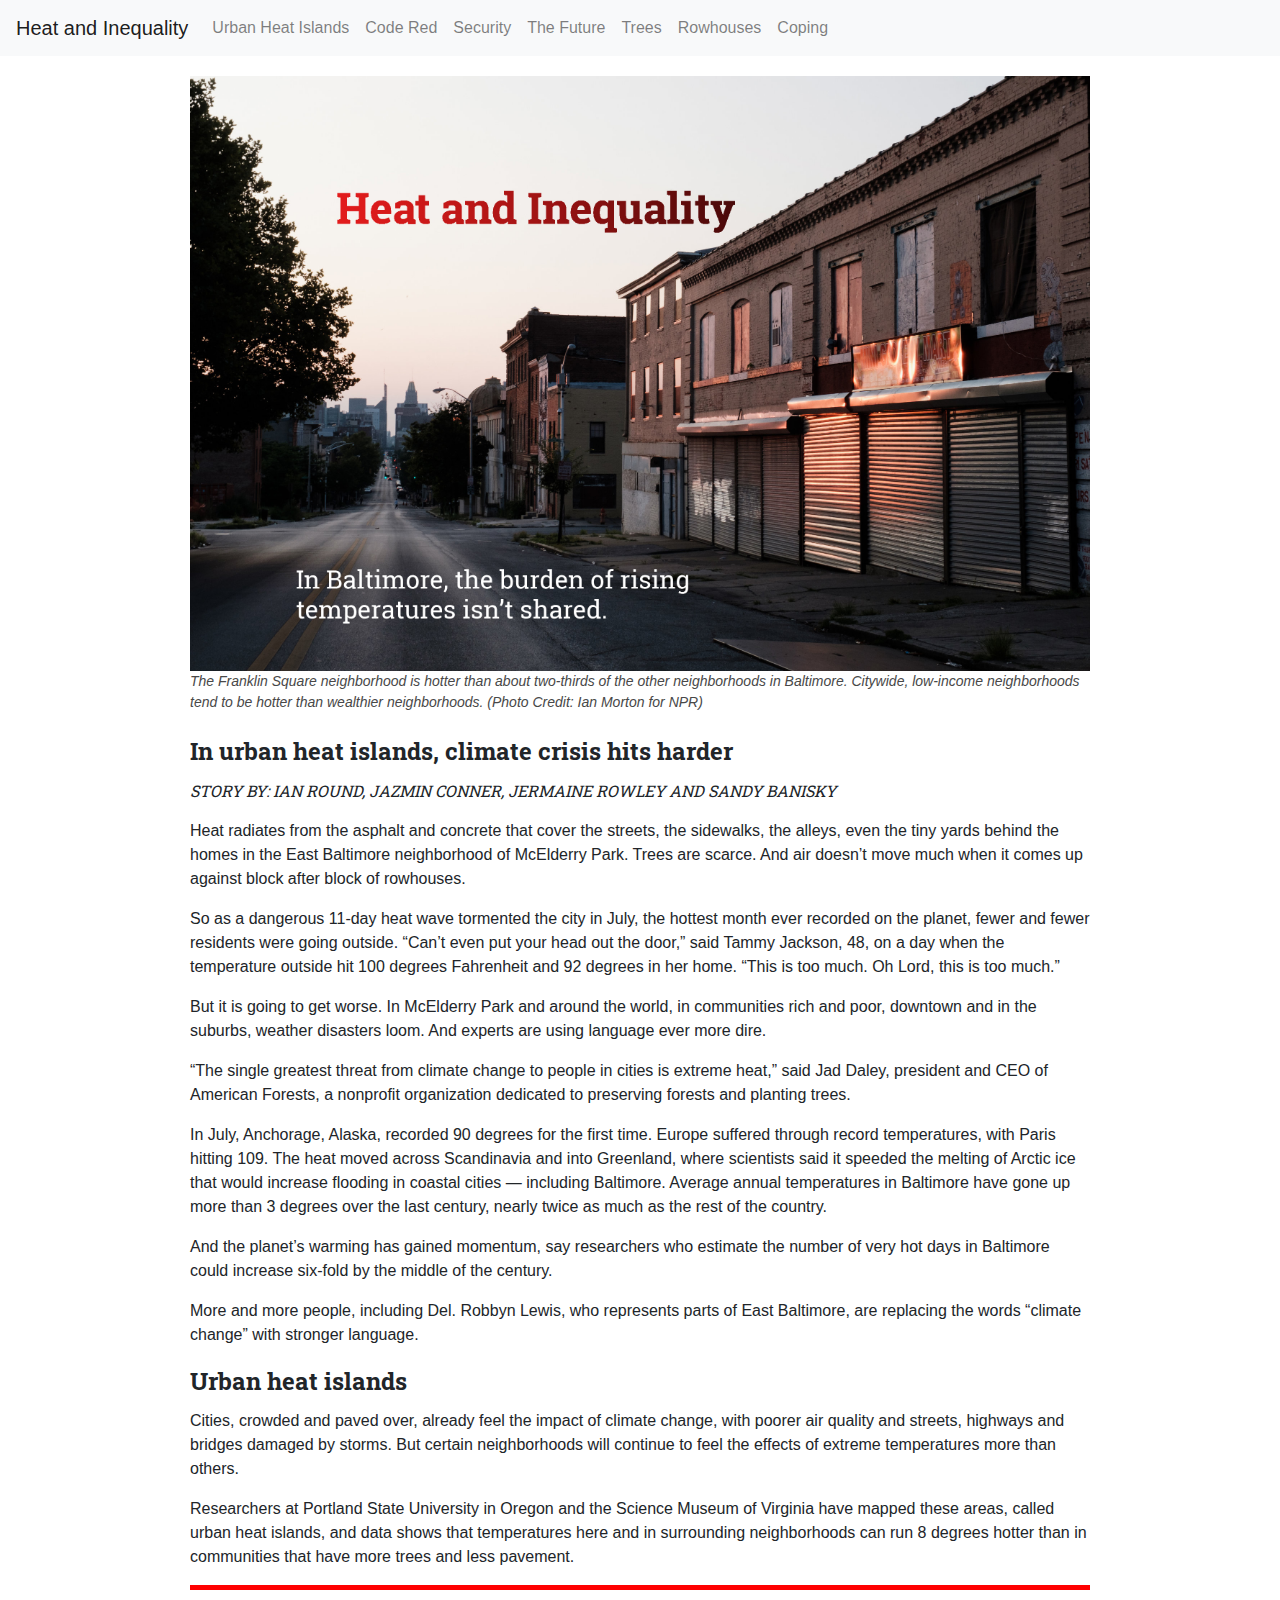
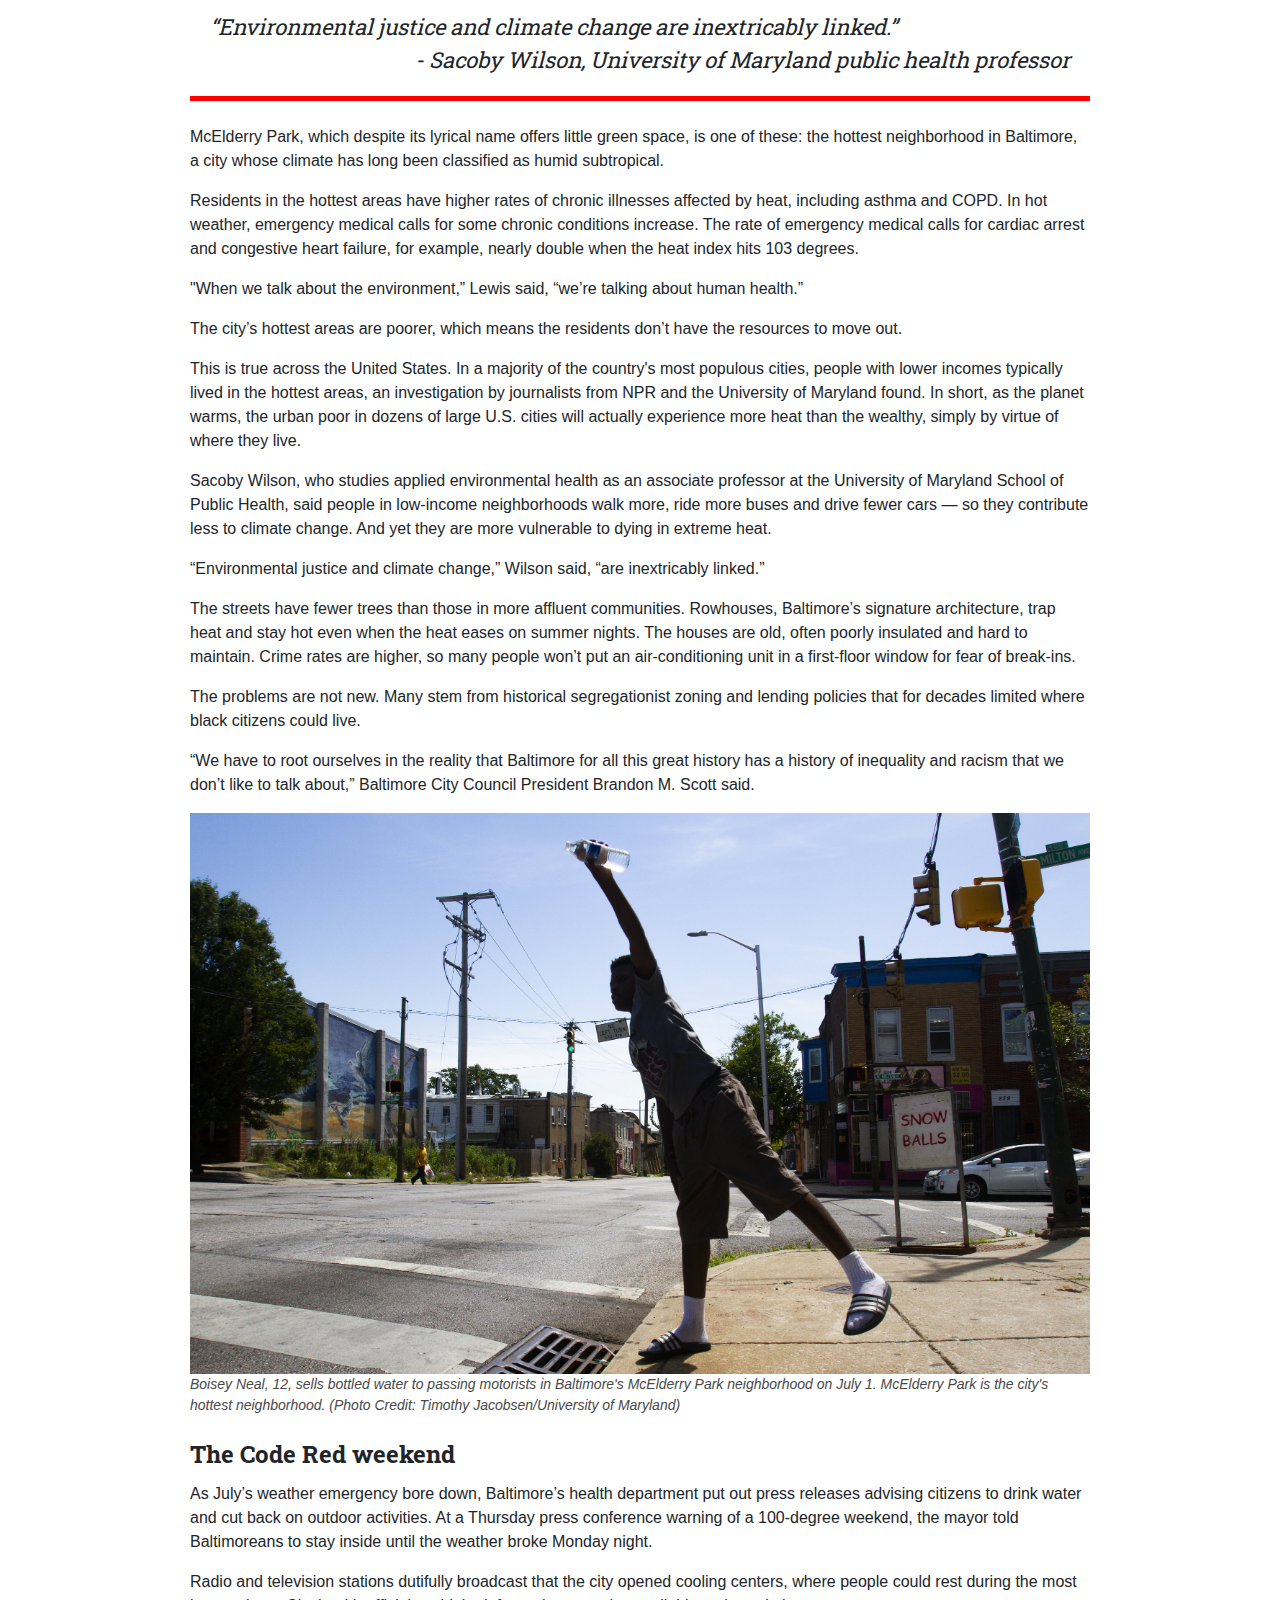
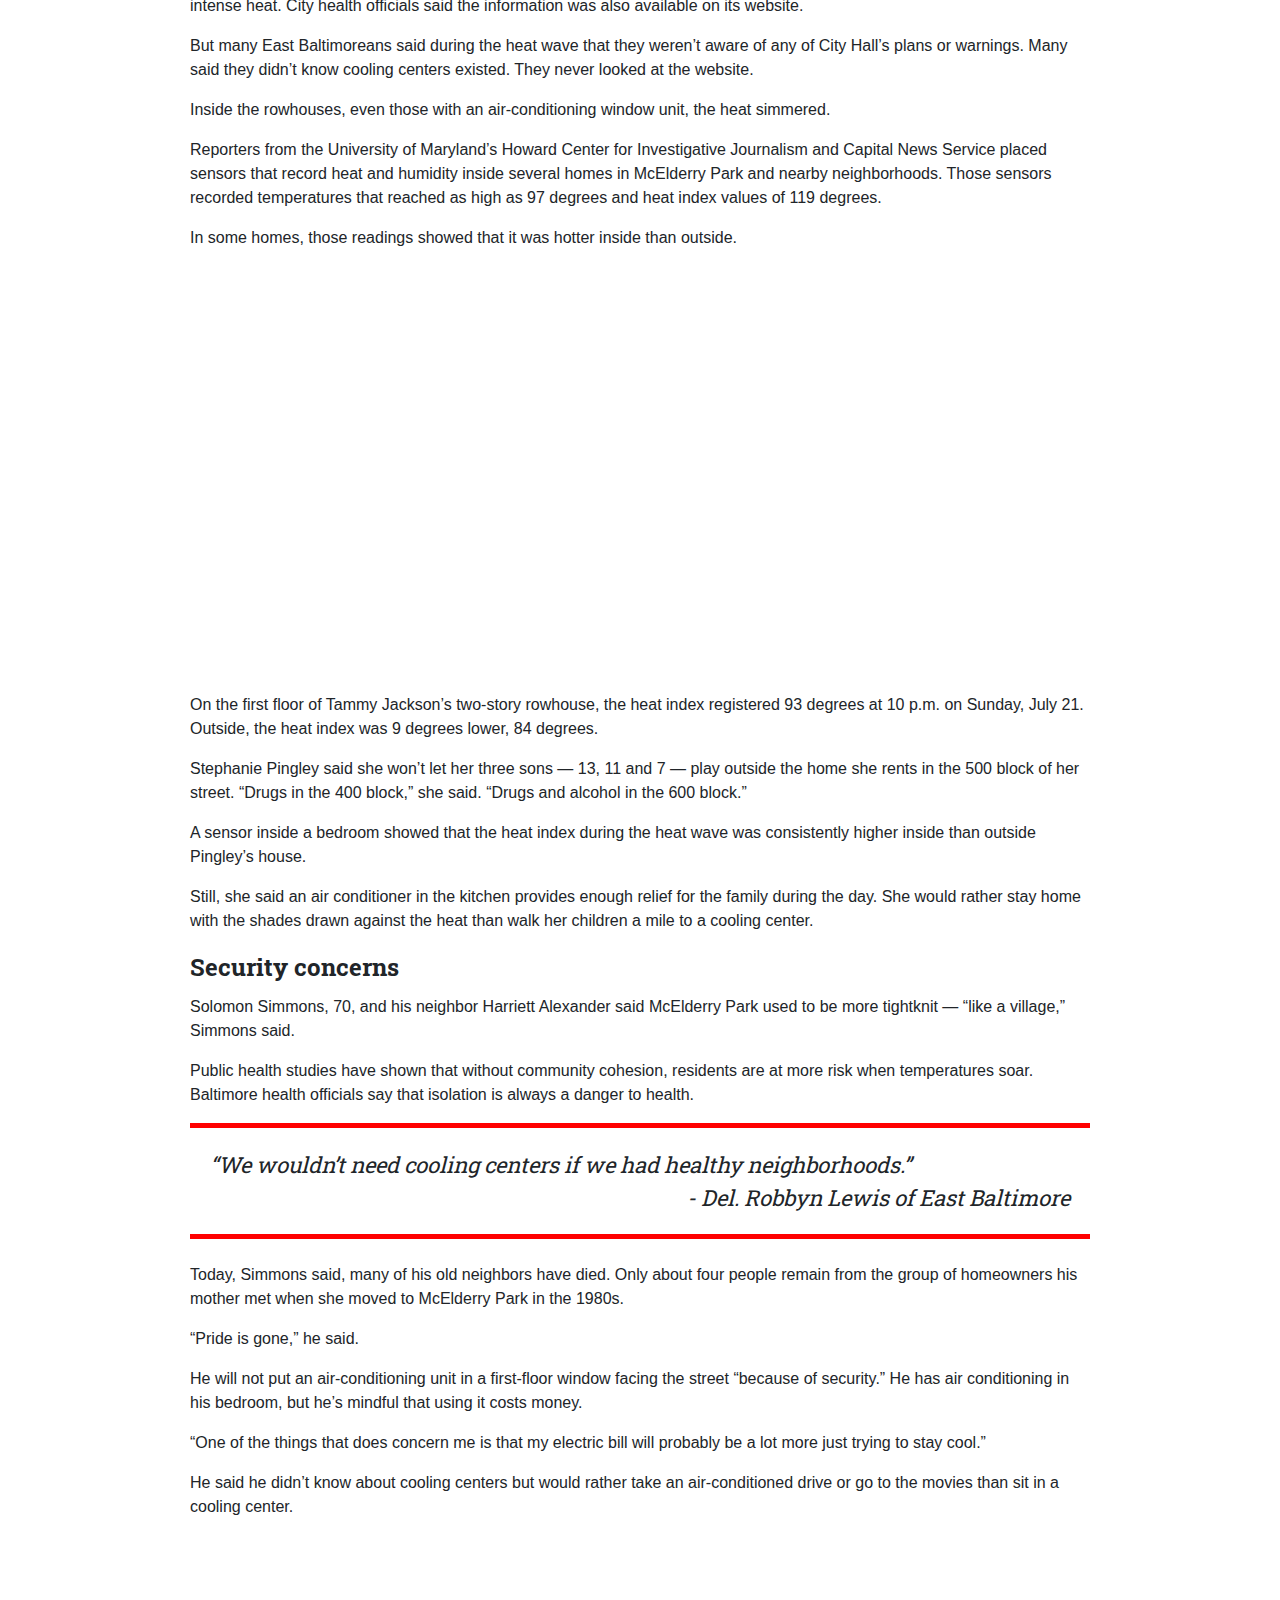
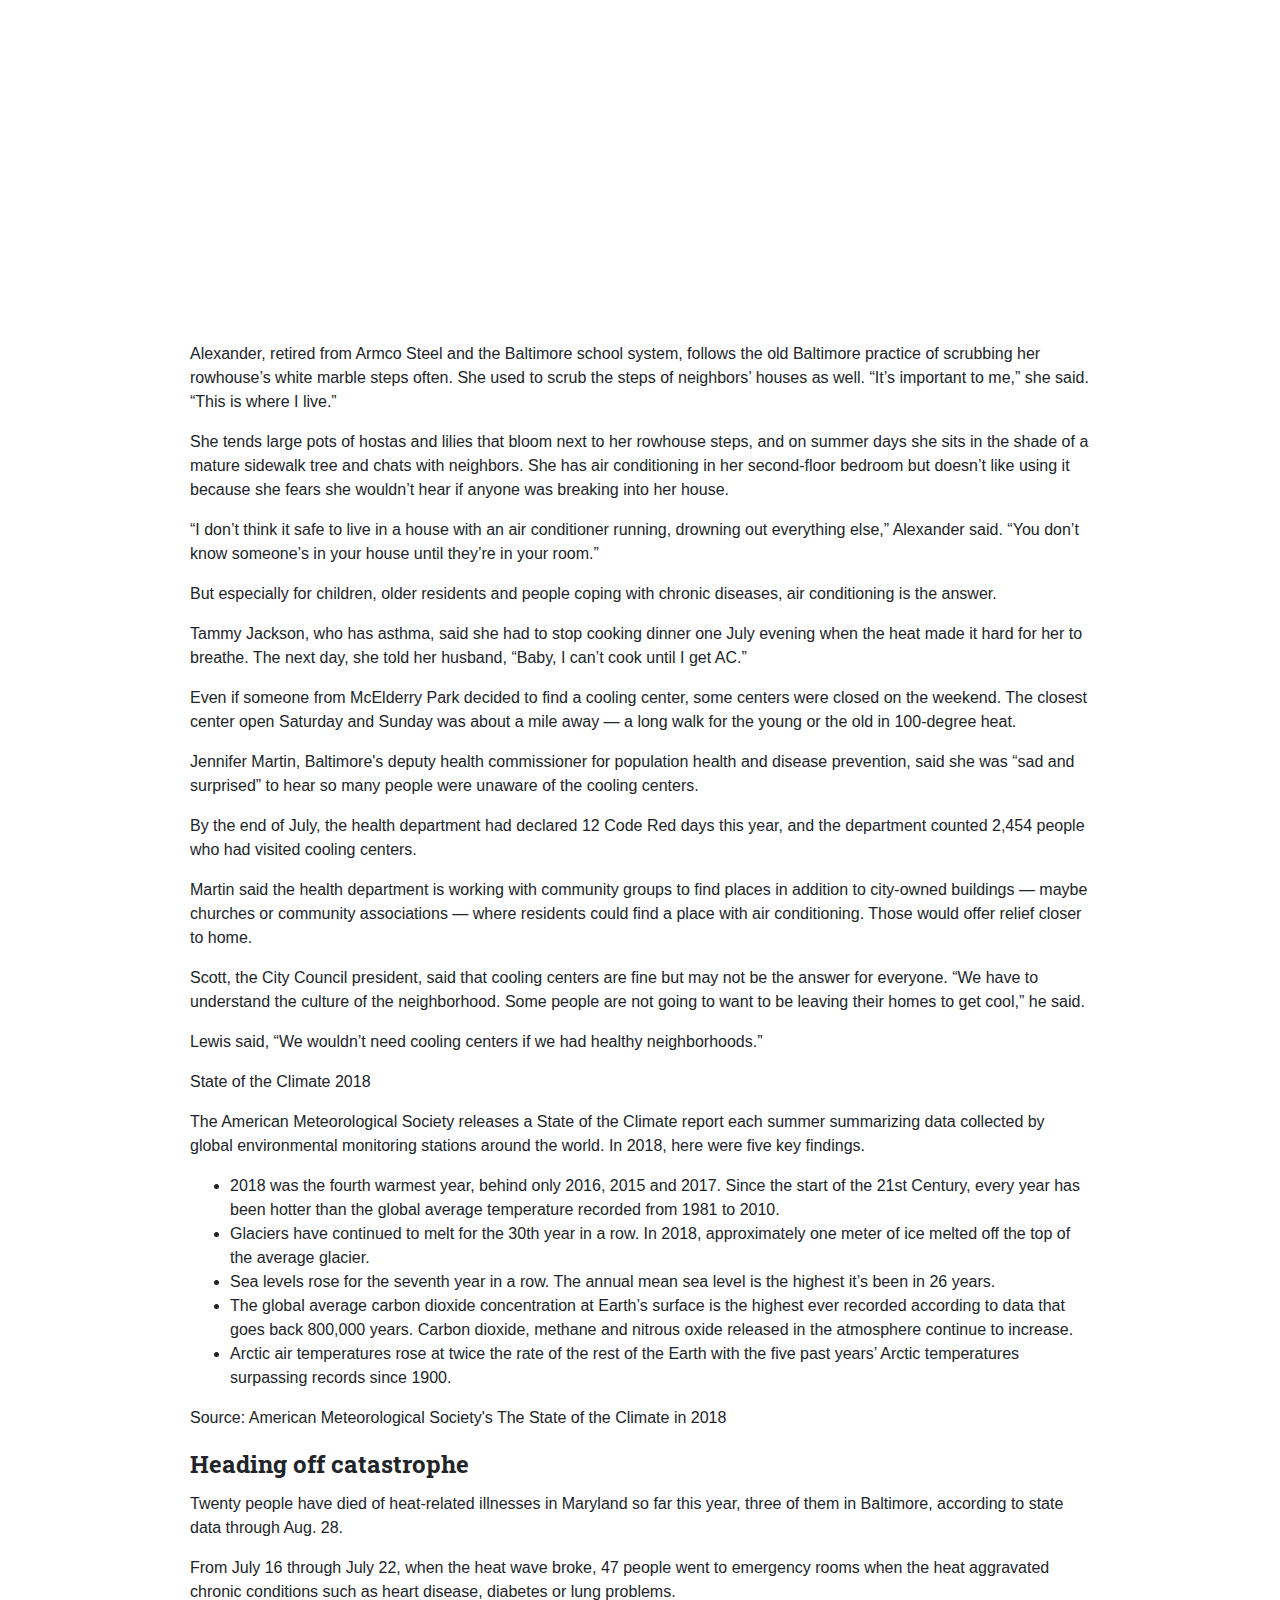
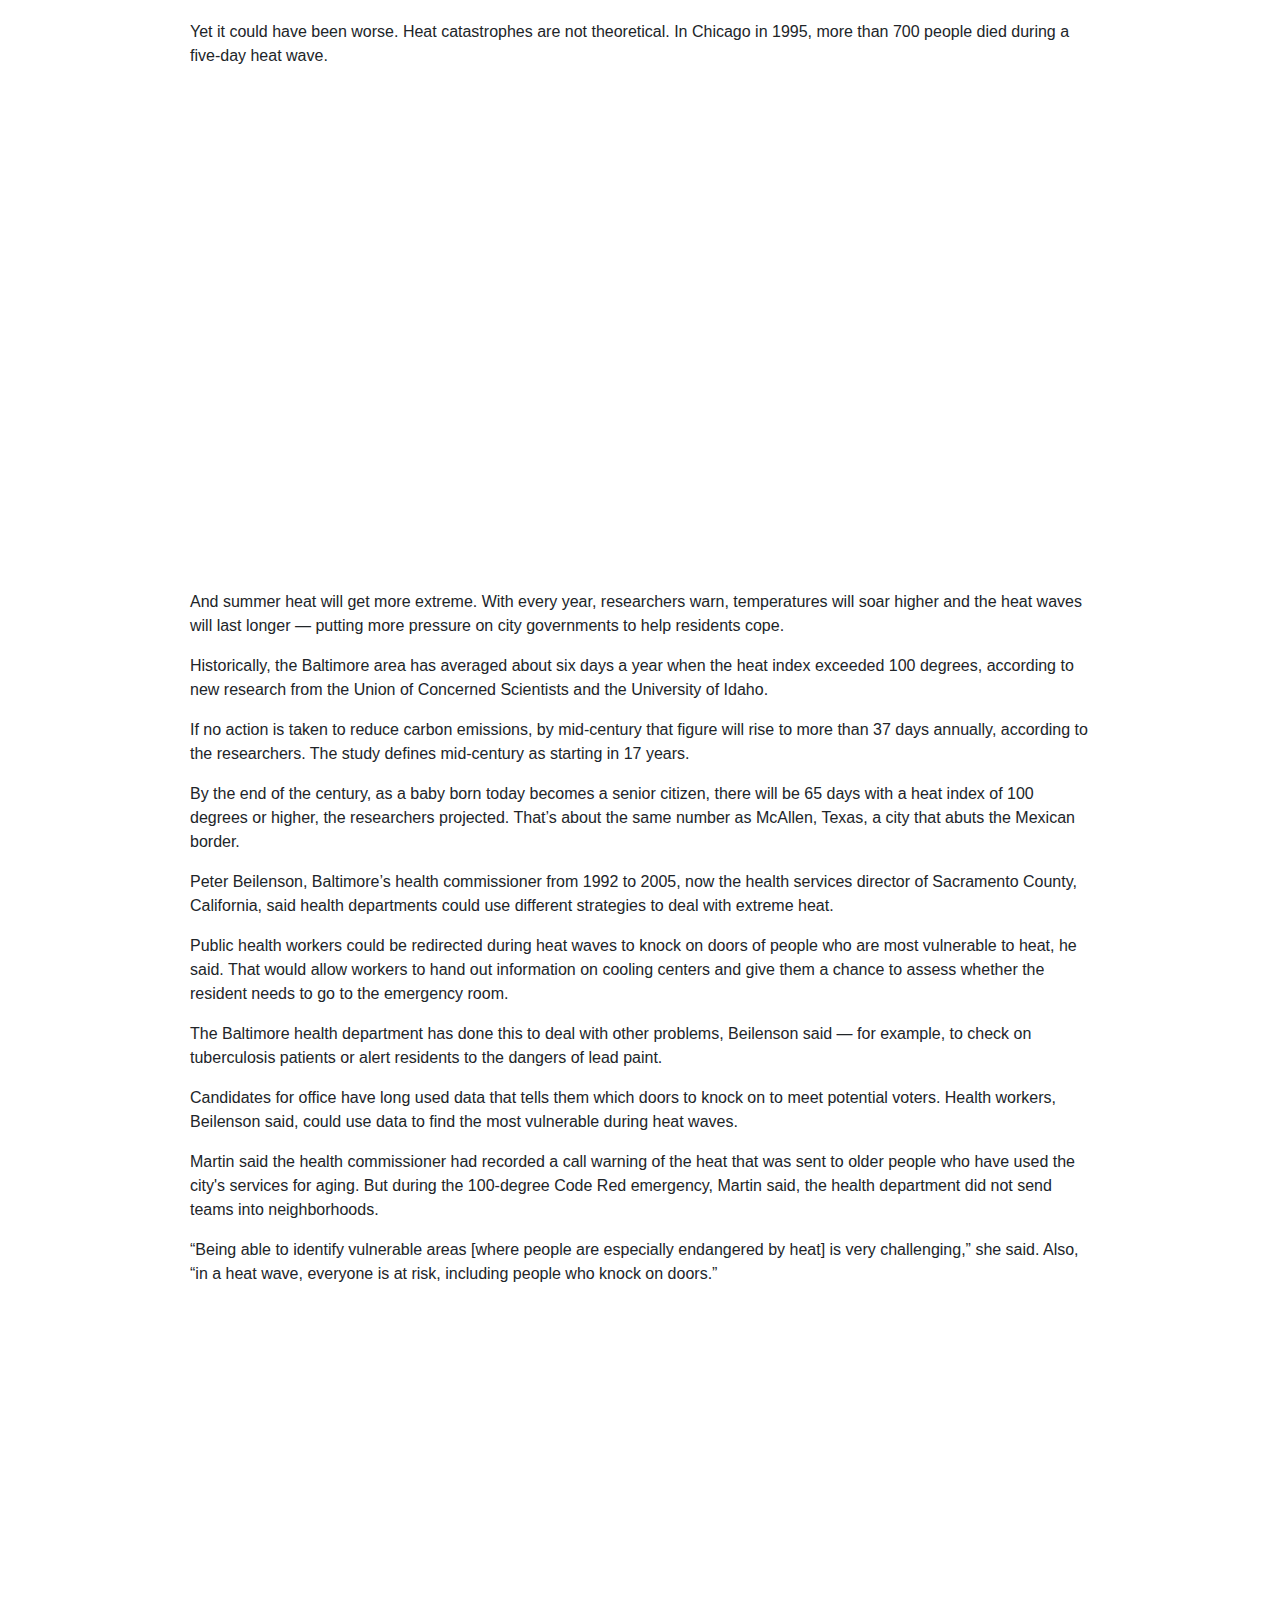
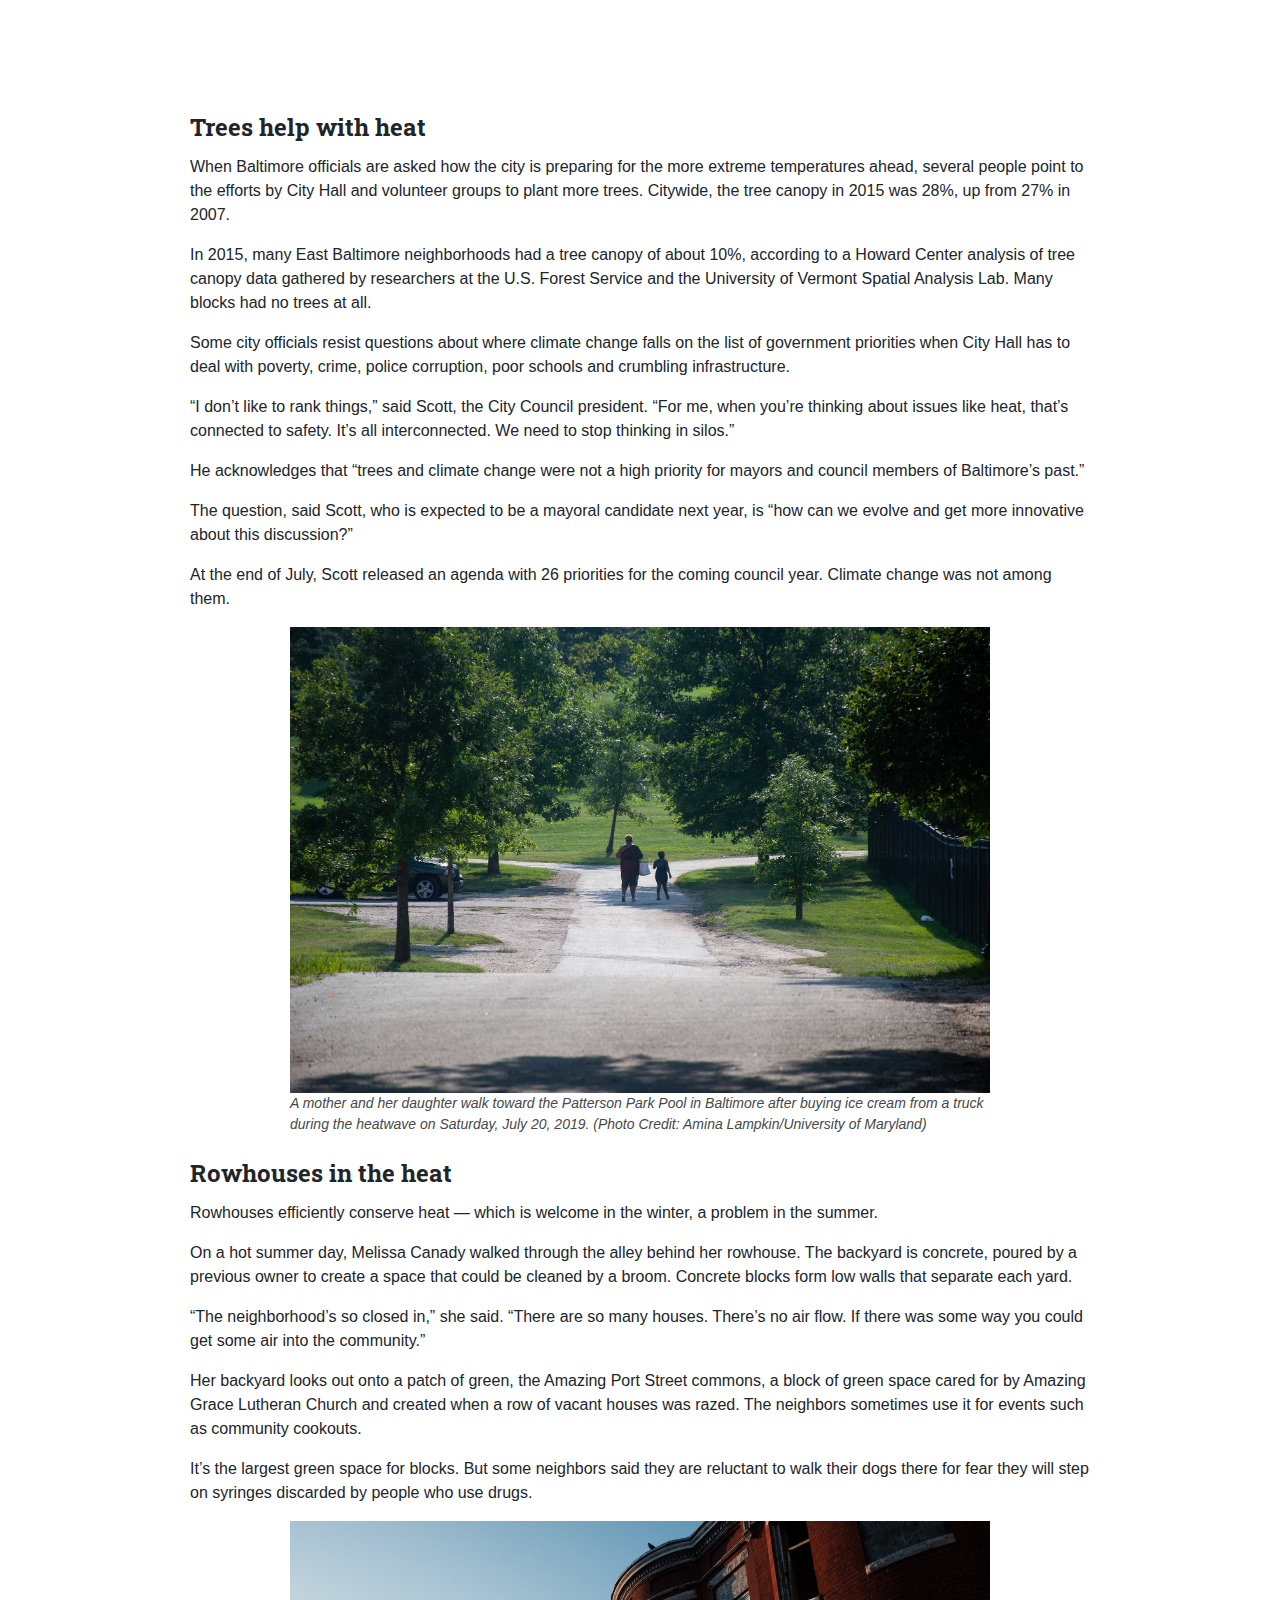
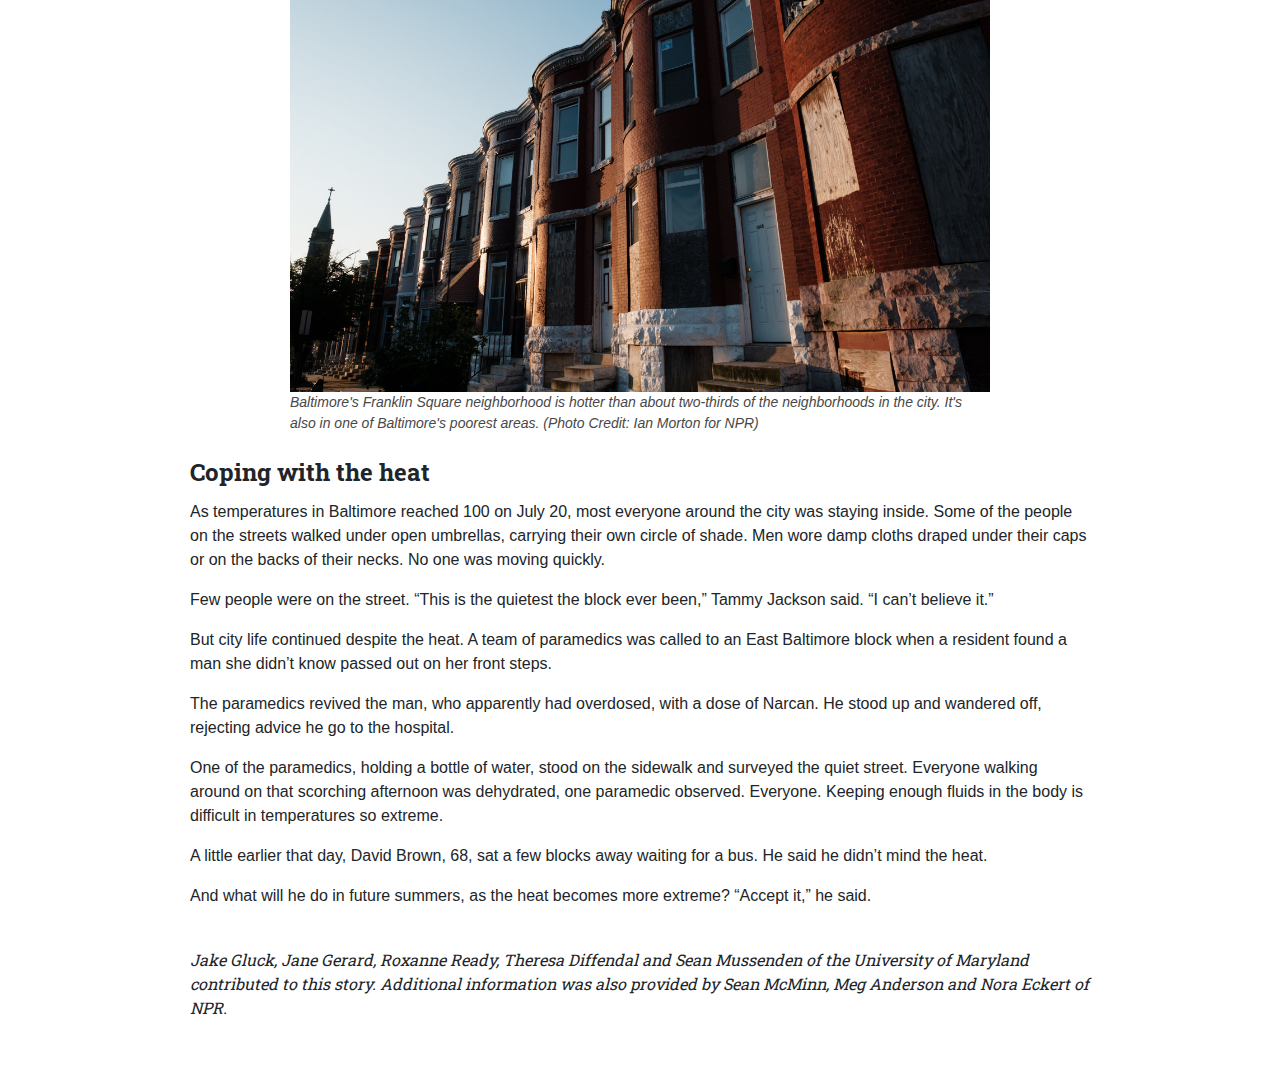
<file: climate-crisis-story/index.html>
<!doctype html>

<html lang="en">
  <head>
    <meta name="viewport" content="width=device-width, initial-scale=1, shrink-to-fit=no">

    <title>Heat and Inequality: In Baltimore, the burden of rising temperatures isn’t shared</title>

    <meta name="keywords" content="Baltimore, Heat Island, News">
    <meta name="description" content="An analysis of the relationship between temperature and poverty in Baltimore">

    <!-- Bootstrap CSS -->
    <link rel="stylesheet" href="https://stackpath.bootstrapcdn.com/bootstrap/4.4.1/css/bootstrap.min.css" integrity="sha384-Vkoo8x4CGsO3+Hhxv8T/Q5PaXtkKtu6ug5TOeNV6gBiFeWPGFN9MuhOf23Q9Ifjh" crossorigin="anonymous">

    <link rel="stylesheet" type="text/css" href="stylesheet.css">

    <link href="https://fonts.googleapis.com/css2?family=Open+Sans:ital,wght@0,400;1,300;1,400&family=Roboto+Slab:wght@400;700&display=swap" rel="stylesheet">

  </head>

  <body>

    <!-- jQuery first, then Popper.js, then Bootstrap JS -->
     <script src="https://code.jquery.com/jquery-3.4.1.slim.min.js" integrity="sha384-J6qa4849blE2+poT4WnyKhv5vZF5SrPo0iEjwBvKU7imGFAV0wwj1yYfoRSJoZ+n" crossorigin="anonymous"></script>
     <script src="https://cdn.jsdelivr.net/npm/popper.js@1.16.0/dist/umd/popper.min.js" integrity="sha384-Q6E9RHvbIyZFJoft+2mJbHaEWldlvI9IOYy5n3zV9zzTtmI3UksdQRVvoxMfooAo" crossorigin="anonymous"></script>
     <script src="https://stackpath.bootstrapcdn.com/bootstrap/4.4.1/js/bootstrap.min.js" integrity="sha384-wfSDF2E50Y2D1uUdj0O3uMBJnjuUD4Ih7YwaYd1iqfktj0Uod8GCExl3Og8ifwB6" crossorigin="anonymous"></script>

     <div>
       <nav class="navbar navbar-expand-lg navbar-light bg-light">
        <a class="navbar-brand navbarhead" href="index.html">Heat and Inequality</a>
        <button class="navbar-toggler" type="button" data-toggle="collapse" data-target="#navbarSupportedContent" aria-controls="navbarSupportedContent" aria-expanded="false" aria-label="Toggle navigation">
          <span class="navbar-toggler-icon"></span>
        </button>

        <div class="collapse navbar-collapse" id="navbarSupportedContent">
          <ul class="navbar-nav mr-auto">
            <li class="nav-item">
              <a class="nav-link" id="link" href="#urban">Urban Heat Islands</a>
            </li>
            <li class="nav-item">
              <a class="nav-link" id="link" href="#codered">Code Red</a>
            </li>
            <li class="nav-item">
              <a class="nav-link" id="link" href="#security">Security</a>
            </li>
            <li class="nav-item">
              <a class="nav-link" id="link" href="#future">The Future</a>
            </li>
            <li class="nav-item">
              <a class="nav-link" id="link" href="#trees">Trees</a>
            </li>
            <li class="nav-item">
              <a class="nav-link" id="link" href="#rowhouses">Rowhouses</a>
            </li>
            <li class="nav-item">
              <a class="nav-link" id="link" href="#coping">Coping</a>
            </li>
          </ul>
        </div>
       </nav>
     </div>

     <div id="content">

       <img src="splashimage.jpg" alt="Buildings along an empty road in Baltimore" class="splash">
       <div class="caption">The Franklin Square neighborhood is hotter than about two-thirds of the other neighborhoods in Baltimore. Citywide, low-income neighborhoods tend to be hotter than wealthier neighborhoods. (Photo Credit: Ian Morton for NPR)</div>

       <div class="subhead">In urban heat islands, climate crisis hits harder</div>

       <p class="byline">STORY BY: IAN ROUND, JAZMIN CONNER, JERMAINE ROWLEY AND SANDY BANISKY</p>

       <p>Heat radiates from the asphalt and concrete that cover the streets, the sidewalks, the alleys, even the tiny yards behind the homes in the East Baltimore neighborhood of McElderry Park. Trees are scarce. And air doesn’t move much when it comes up against block after block of rowhouses.</p>

       <p>So as a dangerous 11-day heat wave tormented the city in July, the hottest month ever recorded on the planet, fewer and fewer residents were going outside.
       “Can’t even put your head out the door,” said Tammy Jackson, 48, on a day when the temperature outside hit 100 degrees Fahrenheit and 92 degrees in her home. “This is too much. Oh Lord, this is too much.”</p>

       <p>But it is going to get worse. In McElderry Park and around the world, in communities rich and poor, downtown and in the suburbs, weather disasters loom. And experts are using language ever more dire.</p>

       <p>“The single greatest threat from climate change to people in cities is extreme heat,” said Jad Daley, president and CEO of American Forests, a nonprofit organization dedicated to preserving forests and planting trees.</p>

       <p>In July, Anchorage, Alaska, recorded 90 degrees for the first time. Europe suffered through record temperatures, with Paris hitting 109. The heat moved across Scandinavia and into Greenland, where scientists said it speeded the melting of Arctic ice that would increase flooding in coastal cities — including Baltimore.
       Average annual temperatures in Baltimore have gone up more than 3 degrees over the last century, nearly twice as much as the rest of the country.</p>

       <p>And the planet’s warming has gained momentum, say researchers who estimate the number of very hot days in Baltimore could increase six-fold by the middle of the century.</p>

       <p>More and more people, including Del. Robbyn Lewis, who represents parts of East Baltimore, are replacing the words “climate change” with stronger language.</p>

       <div class="subhead"><a name="urban">Urban heat islands</a></div>

       <p>Cities, crowded and paved over, already feel the impact of climate change, with poorer air quality and streets, highways and bridges damaged by storms. But certain neighborhoods will continue to feel the effects of extreme temperatures more than others.</p>

       <p>Researchers at Portland State University in Oregon and the Science Museum of Virginia have mapped these areas, called urban heat islands, and data shows that temperatures here and in surrounding neighborhoods can run 8 degrees hotter than in communities that have more trees and less pavement.</p>

       <div class="pullquote">
         “Environmental justice and climate change are inextricably linked.” <br><div class="quotecred">- Sacoby Wilson, University of Maryland public health professor</div>
       </div>
       <br>

       <p>McElderry Park, which despite its lyrical name offers little green space, is one of these: the hottest neighborhood in Baltimore, a city whose climate has long been classified as humid subtropical.</p>

       <p>Residents in the hottest areas have higher rates of chronic illnesses affected by heat, including asthma and COPD. In hot weather, emergency medical calls for some chronic conditions increase. The rate of emergency medical calls for cardiac arrest and congestive heart failure, for example, nearly double when the heat index hits 103 degrees.</p>

       <p>"When we talk about the environment,” Lewis said, “we’re talking about human health.”</p>

       <p>The city’s hottest areas are poorer, which means the residents don’t have the resources to move out.</p>

       <p>This is true across the United States. In a majority of the country's most populous cities, people with lower incomes typically lived in the hottest areas, an investigation by journalists from NPR and the University of Maryland found.
       In short, as the planet warms, the urban poor in dozens of large U.S. cities will actually experience more heat than the wealthy, simply by virtue of where they live.</p>

       <p>Sacoby Wilson, who studies applied environmental health as an associate professor at the University of Maryland School of Public Health, said people in low-income neighborhoods walk more, ride more buses and drive fewer cars — so they contribute less to climate change. And yet they are more vulnerable to dying in extreme heat.</p>

       <p>“Environmental justice and climate change,” Wilson said, “are inextricably linked.”</p>

       <p>The streets have fewer trees than those in more affluent communities. Rowhouses, Baltimore’s signature architecture, trap heat and stay hot even when the heat eases on summer nights. The houses are old, often poorly insulated and hard to maintain. Crime rates are higher, so many people won’t put an air-conditioning unit in a first-floor window for fear of break-ins.</p>

       <p>The problems are not new. Many stem from historical segregationist zoning and lending policies that for decades limited where black citizens could live.</p>

       <p>“We have to root ourselves in the reality that Baltimore for all this great history has a history of inequality and racism that we don’t like to talk about,” Baltimore City Council President Brandon M. Scott said.</p>

       <img src="water.jpg" alt="A boy holding water">
       <div class="caption">Boisey Neal, 12, sells bottled water to passing motorists in Baltimore's McElderry Park neighborhood on July 1. McElderry Park is the city's hottest neighborhood. (Photo Credit: Timothy Jacobsen/University of Maryland)</div>

       <div class="subhead"><a name="codered">The Code Red weekend</a></div>

       <p>As July’s weather emergency bore down, Baltimore’s health department put out press releases advising citizens to drink water and cut back on outdoor activities. At a Thursday press conference warning of a 100-degree weekend, the mayor told Baltimoreans to stay inside until the weather broke Monday night.</p>

       <p>Radio and television stations dutifully broadcast that the city opened cooling centers, where people could rest during the most intense heat. City health officials said the information was also available on its website.</p>

       <p>But many East Baltimoreans said during the heat wave that they weren’t aware of any of City Hall’s plans or warnings. Many said they didn’t know cooling centers existed. They never looked at the website.</p>

       <p>Inside the rowhouses, even those with an air-conditioning window unit, the heat simmered.</p>

       <p>Reporters from the University of Maryland’s Howard Center for Investigative Journalism and Capital News Service placed sensors that record heat and humidity inside several homes in McElderry Park and nearby neighborhoods. Those sensors recorded temperatures that reached as high as 97 degrees and heat index values of 119 degrees.</p>

       <p>In some homes, those readings showed that it was hotter inside than outside.</p>

       <div>
         <iframe title="Indoor and outdoor heat index during Baltimore heat wave, July 16-22, 2019" aria-label="Interactive line chart" id="datawrapper-chart-fPsPT" src="https://datawrapper.dwcdn.net/fPsPT/1/" scrolling="no" frameborder="0" style="width: 0; min-width: 100% !important; border: none;" height="420"></iframe><script type="text/javascript">!function(){"use strict";window.addEventListener("message",(function(a){if(void 0!==a.data["datawrapper-height"])for(var e in a.data["datawrapper-height"]){var t=document.getElementById("datawrapper-chart-"+e)||document.querySelector("iframe[src*='"+e+"']");t&&(t.style.height=a.data["datawrapper-height"][e]+"px")}}))}();
</script>
       </div>

       <p>On the first floor of Tammy Jackson’s two-story rowhouse, the heat index registered 93 degrees at 10 p.m. on Sunday, July 21. Outside, the heat index was 9 degrees lower, 84 degrees.</p>

       <p>Stephanie Pingley said she won’t let her three sons — 13, 11 and 7 — play outside the home she rents in the 500 block of her street. “Drugs in the 400 block,” she said. “Drugs and alcohol in the 600 block.”</p>

       <p>A sensor inside a bedroom showed that the heat index during the heat wave was consistently higher inside than outside Pingley’s house.</p>

       <p>Still, she said an air conditioner in the kitchen provides enough relief for the family during the day. She would rather stay home with the shades drawn against the heat than walk her children a mile to a cooling center.</p>

       <div class="subhead"><a name="security">Security concerns</a></div>

       <p>Solomon Simmons, 70, and his neighbor Harriett Alexander said McElderry Park used to be more tightknit — “like a village,” Simmons said.</p>

       <p>Public health studies have shown that without community cohesion, residents are at more risk when temperatures soar. Baltimore health officials say that isolation is always a danger to health.</p>

       <div class="pullquote">
         “We wouldn’t need cooling centers if we had healthy neighborhoods.” <br><div class="quotecred">- Del. Robbyn Lewis of East Baltimore</div>
       </div>
        <br>

       <p>Today, Simmons said, many of his old neighbors have died. Only about four people remain from the group of homeowners his mother met when she moved to McElderry Park in the 1980s.</p>

       <p>“Pride is gone,” he said.</p>

       <p>He will not put an air-conditioning unit in a first-floor window facing the street “because of security.” He has air conditioning in his bedroom, but he’s mindful that using it costs money.</p>

       <p>“One of the things that does concern me is that my electric bill will probably be a lot more just trying to stay cool.”</p>

       <p>He said he didn’t know about cooling centers but would rather take an air-conditioned drive or go to the movies than sit in a cooling center.</p>

       <div>
         <iframe title="The relationship between summer temperature and poverty in Baltimore" aria-label="chart" id="datawrapper-chart-ueyIj" src="https://datawrapper.dwcdn.net/ueyIj/1/" scrolling="no" frameborder="0" style="width: 0; min-width: 100% !important; border: none;" height="400"></iframe><script type="text/javascript">!function(){"use strict";window.addEventListener("message",(function(a){if(void 0!==a.data["datawrapper-height"])for(var e in a.data["datawrapper-height"]){var t=document.getElementById("datawrapper-chart-"+e)||document.querySelector("iframe[src*='"+e+"']");t&&(t.style.height=a.data["datawrapper-height"][e]+"px")}}))}();
</script>
       </div>

       <p>Alexander, retired from Armco Steel and the Baltimore school system, follows the old Baltimore practice of scrubbing her rowhouse’s white marble steps often. She used to scrub the steps of neighbors’ houses as well. “It’s important to me,” she said.  “This is where I live.”</p>

       <p>She tends large pots of hostas and lilies that bloom next to her rowhouse steps, and on summer days she sits in the shade of a mature sidewalk tree and chats with neighbors. She has air conditioning in her second-floor bedroom but doesn’t like using it because she fears she wouldn’t hear if anyone was breaking into her house.</p>

       <p>“I don’t think it safe to live in a house with an air conditioner running, drowning out everything else,” Alexander said. “You don’t know someone’s in your house until they’re in your room.”</p>

       <p>But especially for children, older residents and people coping with chronic diseases, air conditioning is the answer.</p>

       <p>Tammy Jackson, who has asthma, said she had to stop cooking dinner one July evening when the heat made it hard for her to breathe. The next day, she told her husband, “Baby, I can’t cook until I get AC.”</p>

       <p>Even if someone from McElderry Park decided to find a cooling center, some centers were closed on the weekend. The closest center open Saturday and Sunday was about a mile away — a long walk for the young or the old in 100-degree heat.</p>

       <p>Jennifer Martin, Baltimore's deputy health commissioner for population health and disease prevention, said she was “sad and surprised” to hear so many people were unaware of the cooling centers.</p>

       <p>By the end of July, the health department had declared 12 Code Red days this year, and the department counted 2,454 people who had visited cooling centers.</p>

       <p>Martin said the health department is working with community groups to find places in addition to city-owned buildings — maybe churches or community associations — where residents could find a place with air conditioning. Those would offer relief closer to home.</p>

       <p>Scott, the City Council president, said that cooling centers are fine but may not be the answer for everyone. “We have to understand the culture of the neighborhood. Some people are not going to want to be leaving their homes to get cool,” he said.</p>

       <p>Lewis said, “We wouldn’t need cooling centers if we had healthy neighborhoods.”</p>

       <div class="sidebar">
         <p class="sbtitle">State of the Climate 2018</p>

          <p>The American Meteorological Society releases a State of the Climate report each summer summarizing data collected by global environmental monitoring stations around the world. In 2018, here were five key findings.</p>

          <ul>
           <li class="sblist">2018 was the fourth warmest year, behind only 2016, 2015 and 2017. Since the start of the 21st Century, every year has been hotter than the global average temperature recorded from 1981 to 2010.</li>

           <li class="sblist">Glaciers have continued to melt for the 30th year in a row. In 2018, approximately one meter of ice melted off the top of the average glacier.</li>

           <li class="sblist">Sea levels rose for the seventh year in a row. The annual mean sea level is the highest it’s been in 26 years.</li>

           <li class="sblist">The global average carbon dioxide concentration at Earth’s surface is the highest ever recorded according to data that goes back 800,000 years. Carbon dioxide, methane and nitrous oxide released in the atmosphere continue to increase.</li>

           <li class="sblist">Arctic air temperatures rose at twice the rate of the rest of the Earth with the five past years’ Arctic temperatures surpassing records since 1900.</li>
         </ul>

         <p class="sbcred">Source: American Meteorological Society's The State of the Climate in 2018</p>
       </div>

       <div class="subhead"><a name="future">Heading off catastrophe</a></div>

       <p>Twenty people have died of heat-related illnesses in Maryland so far this year, three of them in Baltimore, according to state data through Aug. 28.</p>

       <p>From July 16 through July 22, when the heat wave broke, 47 people went to emergency rooms when the heat aggravated chronic conditions such as heart disease, diabetes or lung problems.</p>

       <p>Yet it could have been worse. Heat catastrophes are not theoretical. In Chicago in 1995, more than 700 people died during a five-day heat wave.</p>

       <div>
         <iframe title="Baltimore has more than its share of heat-related deaths in Maryland" aria-label="chart" id="datawrapper-chart-DUSCx" src="https://datawrapper.dwcdn.net/DUSCx/1/" scrolling="no" frameborder="0" style="width: 0; min-width: 100% !important; border: none;" height="499"></iframe><script type="text/javascript">!function(){"use strict";window.addEventListener("message",(function(a){if(void 0!==a.data["datawrapper-height"])for(var e in a.data["datawrapper-height"]){var t=document.getElementById("datawrapper-chart-"+e)||document.querySelector("iframe[src*='"+e+"']");t&&(t.style.height=a.data["datawrapper-height"][e]+"px")}}))}();
         </script>
      </div>

       <p>And summer heat will get more extreme. With every year, researchers warn, temperatures will soar higher and the heat waves will last longer — putting more pressure on city governments to help residents cope.</p>

       <p>Historically, the Baltimore area has averaged about six days a year when the heat index exceeded 100 degrees, according to new research from the Union of Concerned Scientists and the University of Idaho.</p>

       <p>If no action is taken to reduce carbon emissions, by mid-century that figure will rise to more than 37 days annually, according to the researchers. The study defines mid-century as starting in 17 years.</p>

       <p>By the end of the century, as a baby born today becomes a senior citizen, there will be 65 days with a heat index of 100 degrees or higher, the researchers projected. That’s about the same number as McAllen, Texas, a city that abuts the Mexican border.</p>

       <p>Peter Beilenson, Baltimore’s health commissioner from 1992 to 2005, now the health services director of Sacramento County, California, said health departments could use different strategies to deal with extreme heat.</p>

       <p>Public health workers could be redirected during heat waves to knock on doors of people who are most vulnerable to heat, he said. That would allow workers to hand out information on cooling centers and give them a chance to assess whether the resident needs to go to the emergency room.</p>

       <p>The Baltimore health department has done this to deal with other problems, Beilenson said — for example, to check on tuberculosis patients or alert residents to the dangers of lead paint.</p>

       <p>Candidates for office have long used data that tells them which doors to knock on to meet potential voters. Health workers, Beilenson said, could use data to find the most vulnerable during heat waves.</p>

       <p>Martin said the health commissioner had recorded a call warning of the heat that was sent to older people who have used the city's services for aging. But during the 100-degree Code Red emergency, Martin said, the health department did not send teams into neighborhoods.</p>

       <p>“Being able to identify vulnerable areas [where people are especially endangered by heat] is very challenging,” she said. Also, “in a heat wave, everyone is at risk, including people who knock on doors.”</p>

       <div>
         <iframe title="Projected number of extreme heat events in Maryland for the year 2040" aria-label="Map" id="datawrapper-chart-O4Sx2" src="https://datawrapper.dwcdn.net/O4Sx2/1/" scrolling="no" frameborder="0" style="width: 0; min-width: 100% !important; border: none;" height="400"></iframe><script type="text/javascript">!function(){"use strict";window.addEventListener("message",(function(a){if(void 0!==a.data["datawrapper-height"])for(var e in a.data["datawrapper-height"]){var t=document.getElementById("datawrapper-chart-"+e)||document.querySelector("iframe[src*='"+e+"']");t&&(t.style.height=a.data["datawrapper-height"][e]+"px")}}))}();
</script>
       </div>

       <div class="subhead"><a name="trees">Trees help with heat</a></div>

       <p>When Baltimore officials are asked how the city is preparing for the more extreme temperatures ahead, several people point to the efforts by City Hall and volunteer groups to plant more trees. Citywide, the tree canopy in 2015 was 28%, up from 27% in 2007.</p>

       <p>In 2015, many East Baltimore neighborhoods had a tree canopy of about 10%, according to a Howard Center analysis of tree canopy data gathered by researchers at the U.S. Forest Service and the University of Vermont Spatial Analysis Lab. Many blocks had no trees at all.</p>

       <p>Some city officials resist questions about where climate change falls on the list of government priorities when City Hall has to deal with poverty, crime, police corruption, poor schools and crumbling infrastructure.</p>

       <p>“I don’t like to rank things,” said Scott, the City Council president. “For me, when you’re thinking about issues like heat, that’s connected to safety. It’s all interconnected. We need to stop thinking in silos.”</p>

       <p>He acknowledges that “trees and climate change were not a high priority for mayors and council members of Baltimore’s past.”</p>

       <p>The question, said Scott, who is expected to be a mayoral candidate next year, is “how can we evolve and get more innovative about this discussion?”</p>

       <p>At the end of July, Scott released an agenda with 26 priorities for the coming council year. Climate change was not among them.</p>

       <img src="heatwave.jpg" alt="Two people walk through a park" class="smallphoto">
       <div class="caption smallphoto">A mother and her daughter walk toward the Patterson Park Pool in Baltimore after buying ice cream from a truck during the heatwave on Saturday, July 20, 2019. (Photo Credit: Amina Lampkin/University of Maryland)</div>

       <div class="subhead"><a name="rowhouses">Rowhouses in the heat</a></div>

       <p>Rowhouses efficiently conserve heat — which is welcome in the winter, a problem in the summer.</p>

       <p>On a hot summer day, Melissa Canady walked through the alley behind her rowhouse. The backyard is concrete, poured by a previous owner to create a space that could be cleaned by a broom. Concrete blocks form low walls that separate each yard.</p>

       <p>“The neighborhood’s so closed in,” she said. “There are so many houses. There’s no air flow. If there was some way you could get some air into the community.”</p>

       <p>Her backyard looks out onto a patch of green, the Amazing Port Street commons, a block of green space cared for by Amazing Grace Lutheran Church and created when a row of vacant houses was razed. The neighbors sometimes use it for events such as community cookouts.</p>

       <p>It’s the largest green space for blocks. But some neighbors said they are reluctant to walk their dogs there for fear they will step on syringes discarded by people who use drugs.</p>

       <img src="franklin.jpg" alt="Houses in Franklin Square" class="smallphoto">
       <div class="caption smallphoto">Baltimore's Franklin Square neighborhood is hotter than about two-thirds of the neighborhoods in the city. It's also in one of Baltimore's poorest areas. (Photo Credit: Ian Morton for NPR)</div>

       <div class="subhead"><a name="coping">Coping with the heat</a></div>

       <p>As temperatures in Baltimore reached 100 on July 20, most everyone around the city was staying inside. Some of the people on the streets walked under open umbrellas, carrying their own circle of shade. Men wore damp cloths draped under their caps or on the backs of their necks. No one was moving quickly.</p>

       <p>Few people were on the street. “This is the quietest the block ever been,” Tammy Jackson said. “I can’t believe it.”</p>

       <p>But city life continued despite the heat. A team of paramedics was called to an East Baltimore block when a resident found a man she didn’t know passed out on her front steps.</p>

       <p>The paramedics revived the man, who apparently had overdosed, with a dose of Narcan. He stood up and wandered off, rejecting advice he go to the hospital.</p>

       <p>One of the paramedics, holding a bottle of water, stood on the sidewalk and surveyed the quiet street. Everyone walking around on that scorching afternoon was dehydrated, one paramedic observed. Everyone. Keeping enough fluids in the body is difficult in temperatures so extreme.</p>

       <p>A little earlier that day, David Brown, 68, sat a few blocks away waiting for a bus. He said he didn’t mind the heat.</p>

       <p>And what will he do in future summers, as the heat becomes more extreme?
       “Accept it,” he said.</p>

       <br>

       <p class="byline">Jake Gluck, Jane Gerard, Roxanne Ready, Theresa Diffendal and Sean Mussenden of the University of Maryland contributed to this story. Additional information was also provided by Sean McMinn, Meg Anderson and Nora Eckert of NPR.</p>

       <br>
       <br>

     </div>

  </body>

</html>
</file>
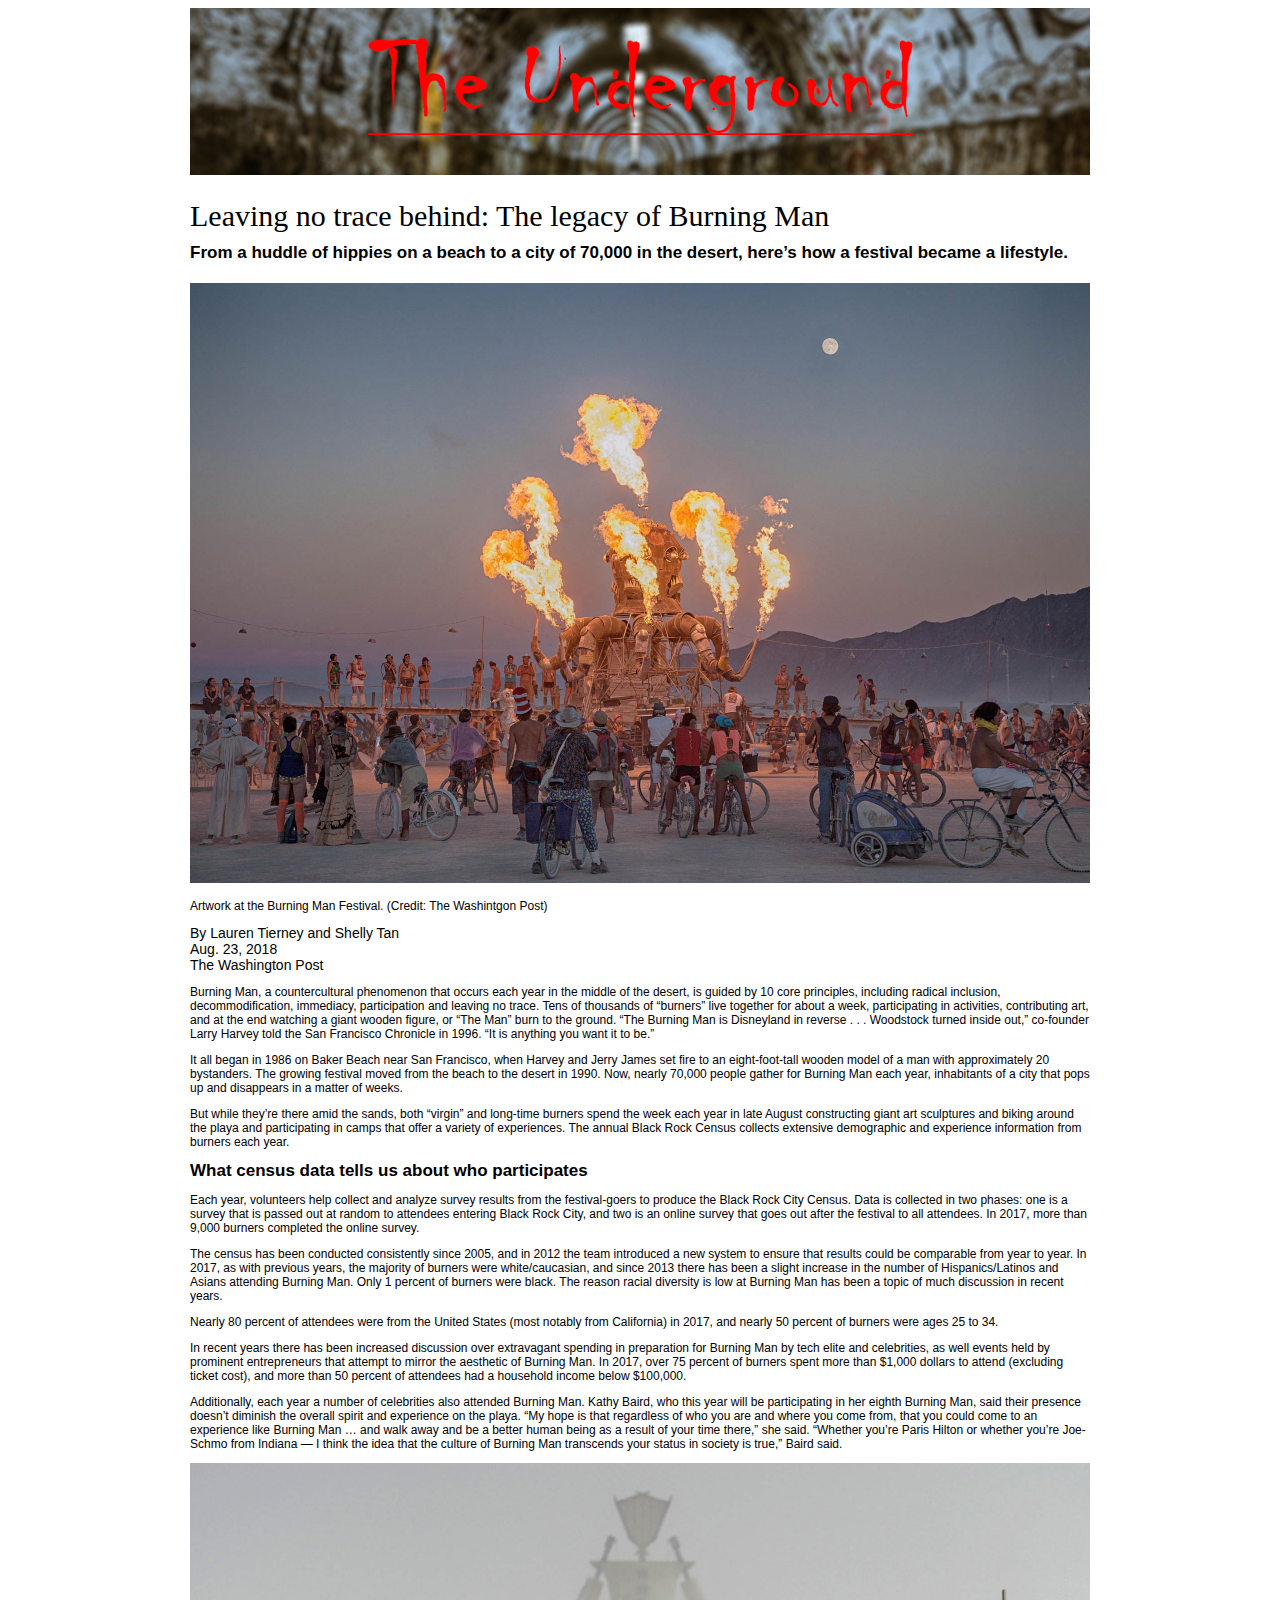
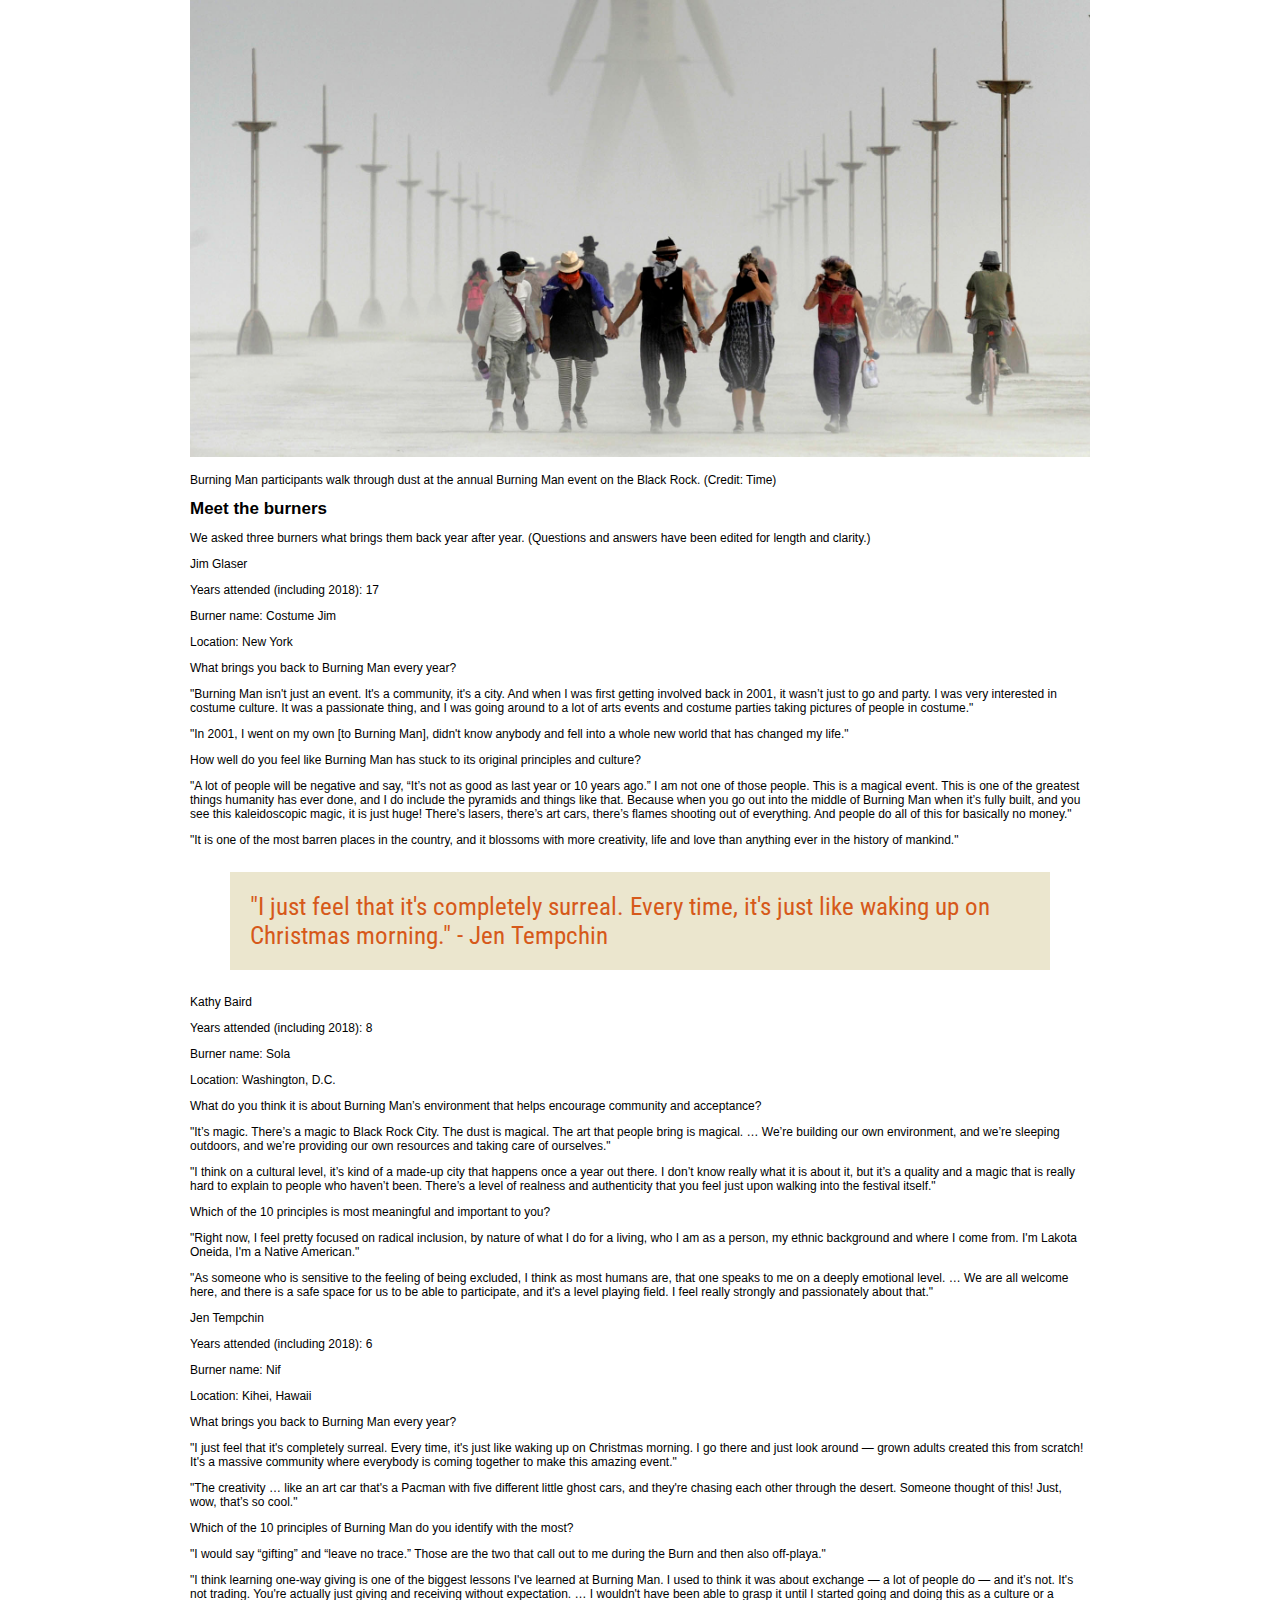
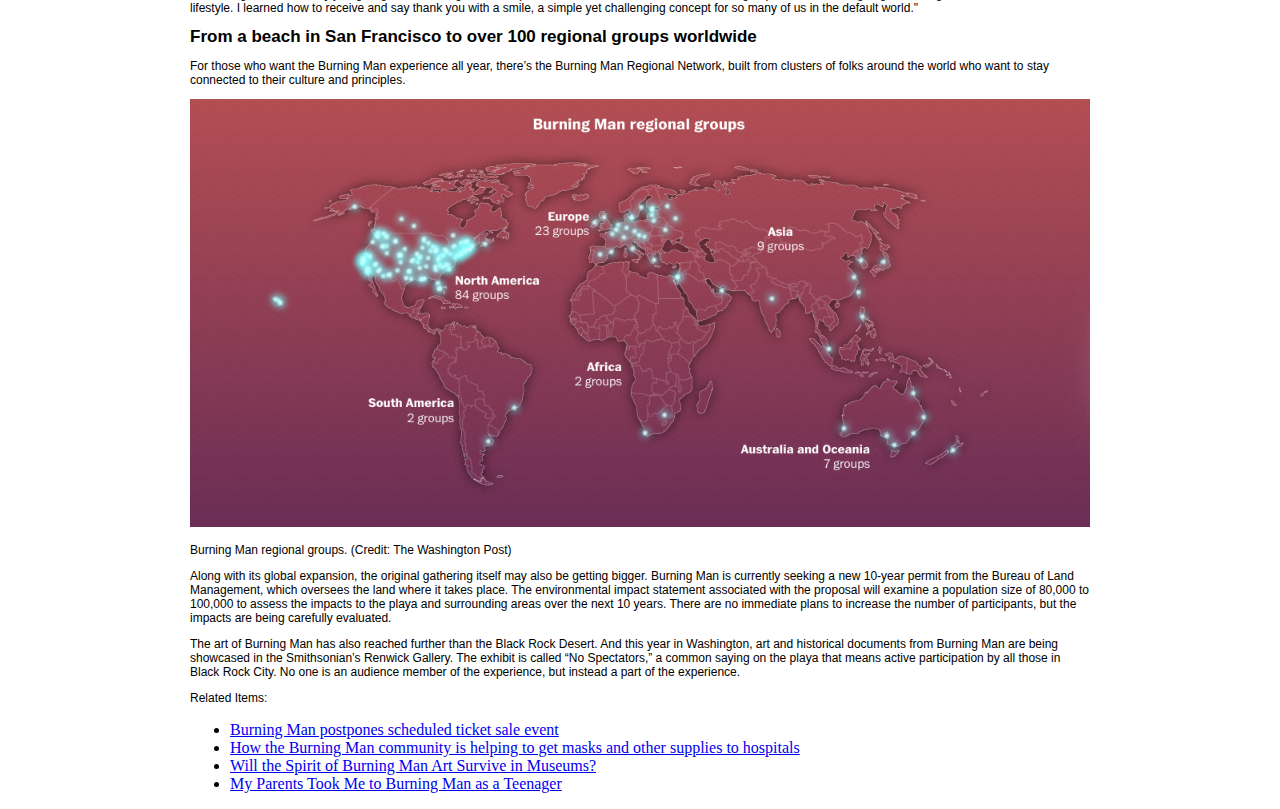
<file: midterm/index.html>
<!DOCTYPE html>
<html lang="en">

  <head>

    <link rel="stylesheet" type="text/css" href="stylesheet.css">

    <title>Leaving no trace behind: The legacy of Burning Man (The Washington Post)</title>

    <link href="https://fonts.googleapis.com/css2?family=Roboto+Condensed&family=Shadows+Into+Light&display=swap" rel="stylesheet">

  </head>

  <body>

    <div id="content">

    <img src="images/underground-banner.png" alt="Banner" width="900px">

    <div id="headline">Leaving no trace behind: The legacy of Burning Man</div>


    <div class="subhead" id="mainsub">From a huddle of hippies on a beach to a city of 70,000 in the desert, here’s how a festival became a lifestyle.</div>

    <!-- This is the main feature image at the top of the page, with the caption directly below it. The image has a set width and an alternate description -->
    <img src="images/burning-man-splash-image.jpg" alt="A piece of artwork at Burning Man" width="900px">
    <p class="caption">Artwork at the Burning Man Festival. (Credit: The Washintgon Post)</p>


    <div id="byline">By Lauren Tierney and Shelly Tan</div>

    <div id="date">Aug. 23, 2018</div>

    <div id="publication">The Washington Post</div>



    <p>Burning Man, a countercultural phenomenon that occurs each year in the middle of the desert, is guided by 10 core principles, including radical inclusion, decommodification, immediacy, participation and leaving no trace. Tens of thousands of “burners” live together for about a week, participating in activities, contributing art, and at the end watching a giant wooden figure, or “The Man” burn to the ground. “The Burning Man is Disneyland in reverse . . . Woodstock turned inside out,” co-founder Larry Harvey told the San Francisco Chronicle in 1996. “It is anything you want it to be.”</p>


    <p>It all began in 1986 on Baker Beach near San Francisco, when Harvey and Jerry James set fire to an eight-foot-tall wooden model of a man with approximately 20 bystanders. The growing festival moved from the beach to the desert in 1990. Now, nearly 70,000 people gather for Burning Man each year, inhabitants of a city that pops up and disappears in a matter of weeks.</p>


    <p>But while they’re there amid the sands, both “virgin” and long-time burners spend the week each year in late August constructing giant art sculptures and biking around the playa and participating in camps that offer a variety of experiences. The annual Black Rock Census collects extensive demographic and experience information from burners each year.</p>



    <div class="subhead">What census data tells us about who participates</div>


    <p>Each year, volunteers help collect and analyze survey results from the festival-goers to produce the Black Rock City Census. Data is collected in two phases: one is a survey that is passed out at random to attendees entering Black Rock City, and two is an online survey that goes out after the festival to all attendees. In 2017, more than 9,000 burners completed the online survey.</p>


    <p>The census has been conducted consistently since 2005, and in 2012 the team introduced a new system to ensure that results could be comparable from year to year. In 2017, as with previous years, the majority of burners were white/caucasian, and since 2013 there has been a slight increase in the number of Hispanics/Latinos and Asians attending Burning Man. Only 1 percent of burners were black. The reason racial diversity is low at Burning Man has been a topic of much discussion in recent years.</p>


    <p>Nearly 80 percent of attendees were from the United States (most notably from California) in 2017, and nearly 50 percent of burners were ages 25 to 34.</p>


    <p>In recent years there has been increased discussion over extravagant spending in preparation for Burning Man by tech elite and celebrities, as well events held by prominent entrepreneurs that attempt to mirror the aesthetic of Burning Man. In 2017, over 75 percent of burners spent more than $1,000 dollars to attend (excluding ticket cost), and more than 50 percent of attendees had a household income below $100,000.</p>


    <p>Additionally, each year a number of celebrities also attended Burning Man. Kathy Baird, who this year will be participating in her eighth Burning Man, said their presence doesn’t diminish the overall spirit and experience on the playa. “My hope is that regardless of who you are and where you come from, that you could come to an experience like Burning Man … and walk away and be a better human being as a result of your time there,” she said. “Whether you’re Paris Hilton or whether you’re Joe-Schmo from Indiana — I think the idea that the culture of Burning Man transcends your status in society is true,” Baird said.</p>

    <img src="images/burning-man-time-photo.jpg" alt="People walking at Buring Man" width="900px">
    <p class="caption">Burning Man participants walk through dust at the annual Burning Man event on the Black Rock. (Credit: Time)</p>

    <div class="subhead">Meet the burners</div>


    <p>We asked three burners what brings them back year after year. (Questions and answers have been edited for length and clarity.)</p>



    <p>Jim Glaser</p>


    <p>Years attended (including 2018): 17</p>


    <p>Burner name: Costume Jim</p>


    <p>Location: New York</p>


    <p>What brings you back to Burning Man every year?</p>


    <p>"Burning Man isn't just an event. It's a community, it's a city. And when I was first getting involved back in 2001, it wasn’t just to go and party. I was very interested in costume culture. It was a passionate thing, and I was going around to a lot of arts events and costume parties taking pictures of people in costume."</p>


    <p>"In 2001, I went on my own [to Burning Man], didn't know anybody and fell into a whole new world that has changed my life."</p>


    <p>How well do you feel like Burning Man has stuck to its original principles and culture?</p>


    <p>"A lot of people will be negative and say, “It’s not as good as last year or 10 years ago.” I am not one of those people. This is a magical event. This is one of the greatest things humanity has ever done, and I do include the pyramids and things like that. Because when you go out into the middle of Burning Man when it’s fully built, and you see this kaleidoscopic magic, it is just huge! There’s lasers, there’s art cars, there’s flames shooting out of everything. And people do all of this for basically no money."</p>


    <p>"It is one of the most barren places in the country, and it blossoms with more creativity, life and love than anything ever in the history of mankind."</p>

    <blockquote>"I just feel that it's completely surreal. Every time, it's just like waking up on Christmas morning." - Jen Tempchin</blockquote>

    <p>Kathy Baird</p>


    <p>Years attended (including 2018): 8</p>


    <p>Burner name: Sola</p>


    <p>Location: Washington, D.C.</p>


    <p>What do you think it is about Burning Man’s environment that helps encourage community and acceptance?</p>


    <p>"It’s magic. There’s a magic to Black Rock City. The dust is magical. The art that people bring is magical. … We’re building our own environment, and we’re sleeping outdoors, and we’re providing our own resources and taking care of ourselves."</p>


    <p>"I think on a cultural level, it’s kind of a made-up city that happens once a year out there. I don’t know really what it is about it, but it’s a quality and a magic that is really hard to explain to people who haven’t been. There’s a level of realness and authenticity that you feel just upon walking into the festival itself."</p>


    <p>Which of the 10 principles is most meaningful and important to you?</p>


    <p>"Right now, I feel pretty focused on radical inclusion, by nature of what I do for a living, who I am as a person, my ethnic background and where I come from. I'm Lakota Oneida, I'm a Native American."</p>


    <p>"As someone who is sensitive to the feeling of being excluded, I think as most humans are, that one speaks to me on a deeply emotional level. … We are all welcome here, and there is a safe space for us to be able to participate, and it's a level playing field. I feel really strongly and passionately about that."</p>




    <p>Jen Tempchin</p>


    <p>Years attended (including 2018): 6</p>


    <p>Burner name: Nif</p>


    <p>Location: Kihei, Hawaii</p>


    <p>What brings you back to Burning Man every year?</p>


    <p>"I just feel that it's completely surreal. Every time, it's just like waking up on Christmas morning. I go there and just look around — grown adults created this from scratch! It's a massive community where everybody is coming together to make this amazing event."</p>


    <p>"The creativity … like an art car that's a Pacman with five different little ghost cars, and they're chasing each other through the desert. Someone thought of this! Just, wow, that’s so cool."</p>


    <p>Which of the 10 principles of Burning Man do you identify with the most?</p>


    <p>"I would say “gifting” and “leave no trace.” Those are the two that call out to me during the Burn and then also off-playa."</p>


    <p>"I think learning one-way giving is one of the biggest lessons I've learned at Burning Man. I used to think it was about exchange — a lot of people do — and it’s not. It's not trading. You're actually just giving and receiving without expectation. … I wouldn't have been able to grasp it until I started going and doing this as a culture or a lifestyle. I learned how to receive and say thank you with a smile, a simple yet challenging concept for so many of us in the default world."</p>




    <div class="subhead">From a beach in San Francisco to over 100 regional groups worldwide</div>



    <p>For those who want the Burning Man experience all year, there’s the Burning Man Regional Network, built from clusters of folks around the world who want to stay connected to their culture and principles.</p>

    <img src="images/burning-man-map.png" alt="A map of Burning Man locations" width="900px">
    <p class="caption">Burning Man regional groups. (Credit: The Washington Post)</p>

    <p>Along with its global expansion, the original gathering itself may also be getting bigger. Burning Man is currently seeking a new 10-year permit from the Bureau of Land Management, which oversees the land where it takes place. The environmental impact statement associated with the proposal will examine a population size of 80,000 to 100,000 to assess the impacts to the playa and surrounding areas over the next 10 years. There are no immediate plans to increase the number of participants, but the impacts are being carefully evaluated.</p>


    <p>The art of Burning Man has also reached further than the Black Rock Desert. And this year in Washington, art and historical documents from Burning Man are being showcased in the Smithsonian’s Renwick Gallery. The exhibit is called “No Spectators,” a common saying on the playa that means active participation by all those in Black Rock City. No one is an audience member of the experience, but instead a part of the experience.</p>

    <p>Related Items:</p>
      <ul>
        <li>
          <a href="https://mynews4.com/news/local/burning-man-postpones-scheduled-ticket-sale-event" target="_new">Burning Man postpones scheduled ticket sale event</a>
        </li>

        <li>
          <a href="https://www.cnbc.com/2020/04/01/burning-man-community-helping-to-get-masks-supplies-to-hospitals.html" target="_new">How the Burning Man community is helping to get masks and other supplies to hospitals</a>
        </li>

        <li>
          <a href="https://www.nytimes.com/2018/03/23/arts/design/burning-man-art-renwick-gallery.html" target="_new">Will the Spirit of Burning Man Art Survive in Museums?</a>
        </li>

        <li>
          <a href="https://www.vogue.com/article/burning-man-festival-with-family-teenagers" target="_new">My Parents Took Me to Burning Man as a Teenager</a>
        </li>
      </ul>

    </div>

  </body>

</html>
</file>
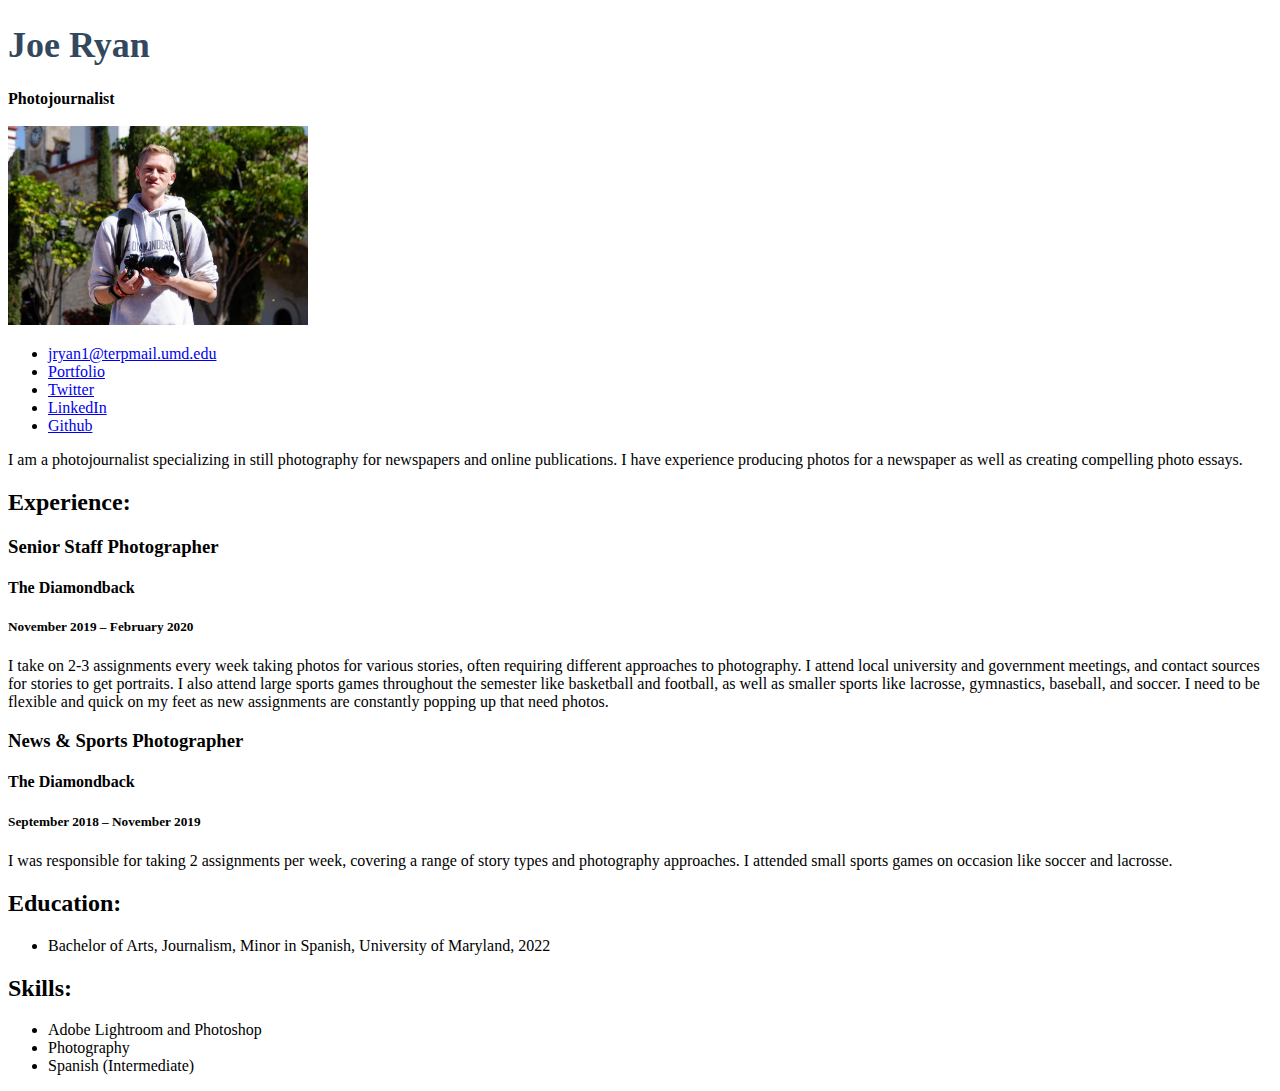
<file: resume/index.html>
<!doctype html>

<html>

  <head>
    <title>Joe Ryan Resume</title>

    <style>
      h1 {
        color: #33485e;
        font-size: 36px;
      }
    </style>

  </head>

  <body>

<!--I made all of this myself!-->

    <h1>Joe Ryan</h1>

    <strong>Photojournalist</strong>
      <br>
      <br>
    <img src="joe-ryan.jpg" alt="A photo of Joe Ryan" width="300px">

    <ul>
      <li>
        <a href="mailto:jryan1@terpmail.umd.edu">jryan1@terpmail.umd.edu</a>
      </li>
      <li>
        <a href="https://joeryanphotography.weebly.com/" target="_blank">Portfolio</a>
      </li>
      <li>
        <a href="https://twitter.com/Joe_Leo_Ryan" target="_blank">Twitter</a>
      </li>
      <li>
        <a href="https://www.linkedin.com/in/joe-ryan-701059172/" target="_blank">LinkedIn</a>
      </li>
      <li>
        <a href="https://github.com/joe-ryan1" target="_blank">Github</a>
      </li>
    </ul>

    <p>I am a photojournalist specializing in still photography for newspapers
      and online publications. I have experience producing photos for a newspaper
      as well as creating compelling photo essays.</p>

    <h2>Experience:</h2>
      <h3>Senior Staff Photographer</h3>
      <h4>The Diamondback</h4>
      <h5>November 2019 – February 2020</h5>
      <p>I take on 2-3 assignments every week taking photos for various stories,
         often requiring different approaches to photography. I attend local
         university and government meetings, and contact sources for stories
         to get portraits. I also attend large sports games throughout the
         semester like basketball and football, as well as smaller sports like
         lacrosse, gymnastics, baseball, and soccer. I need to be flexible and
         quick on my feet as new assignments are constantly popping up that
         need photos.</p>

      <h3>News & Sports Photographer</h3>
      <h4>The Diamondback</h4>
      <h5>September 2018 – November 2019</h5>
      <p>I was responsible for taking 2 assignments per week, covering a range
        of story types and photography approaches. I attended small sports games
        on occasion like soccer and lacrosse.</p>

    <h2>Education:</h2>
      <ul>
        <li>Bachelor of Arts, Journalism, Minor in Spanish, University of
          Maryland, 2022</li>
      </ul>

    <h2>Skills:</h2>
      <ul>
        <li>Adobe Lightroom and Photoshop</li>
        <li>Photography</li>
        <li>Spanish (Intermediate)</li>
      </ul>

  </body>

</html>
</file>
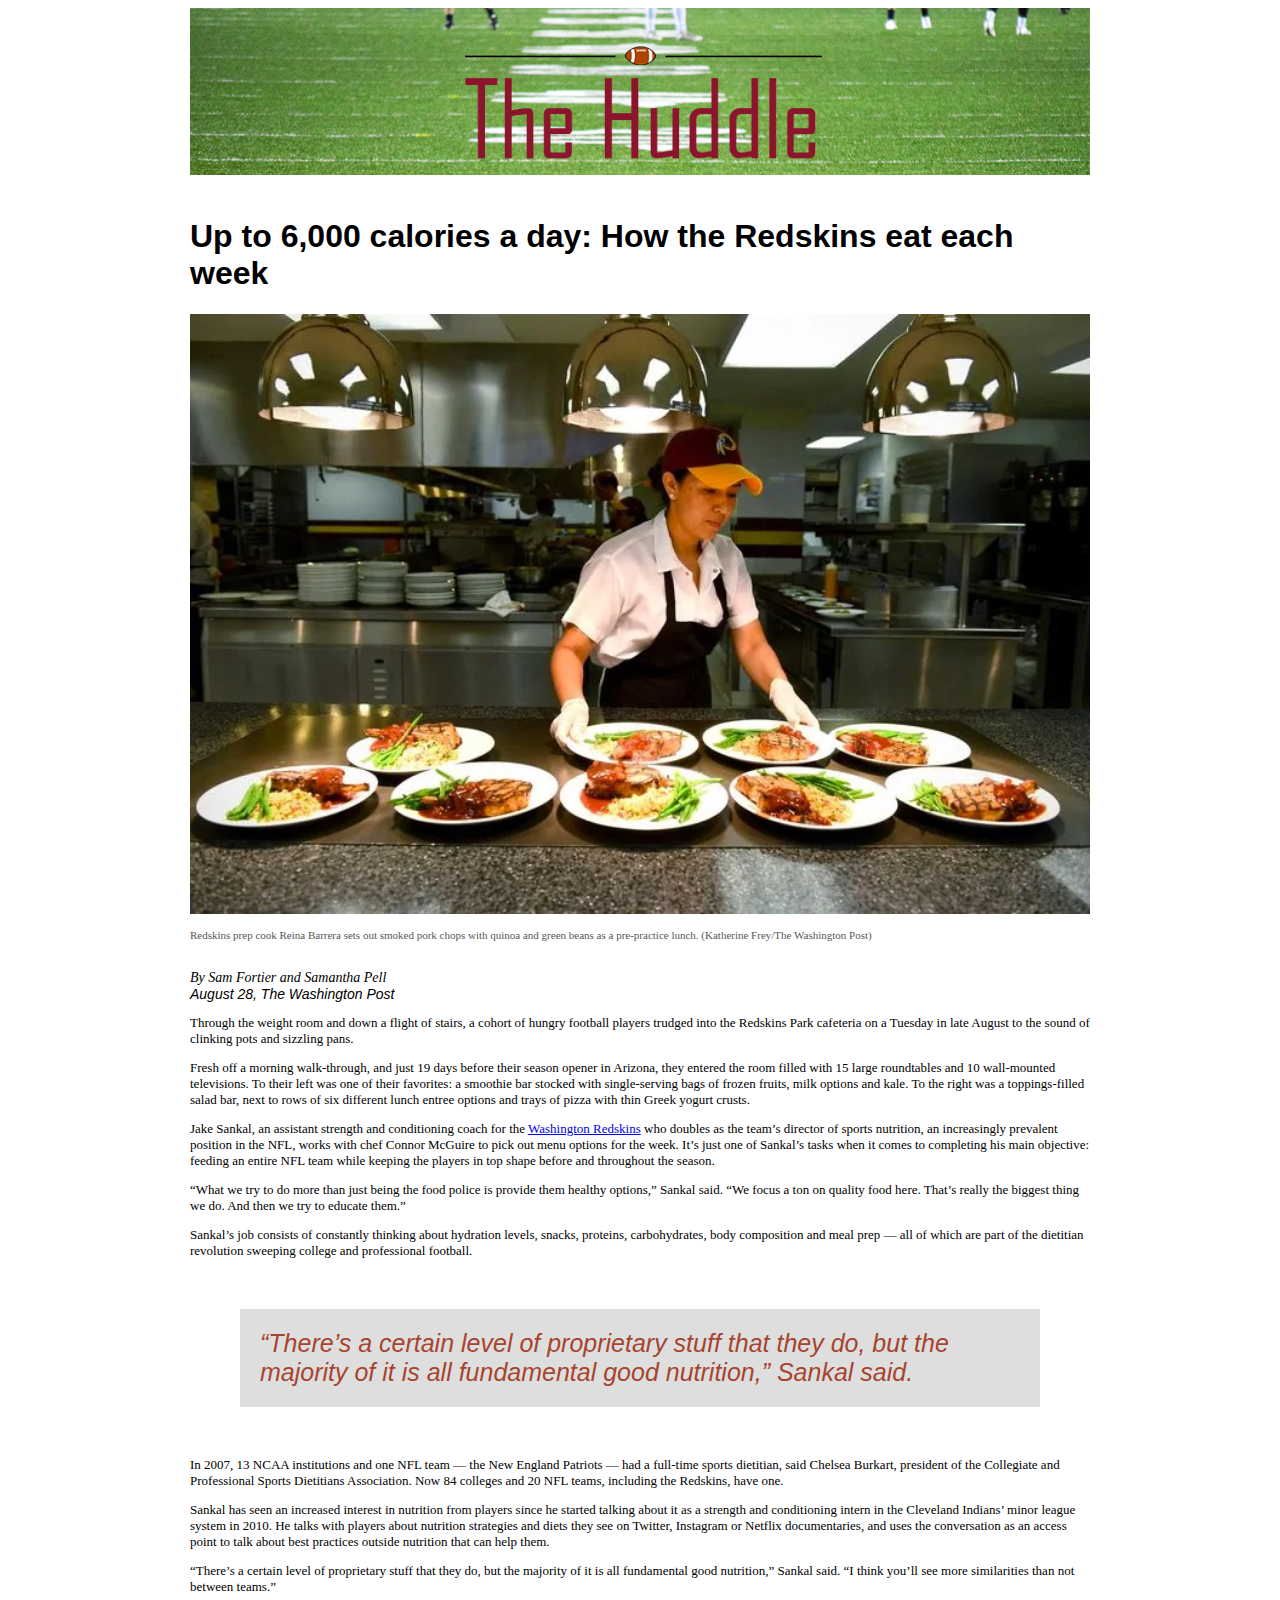
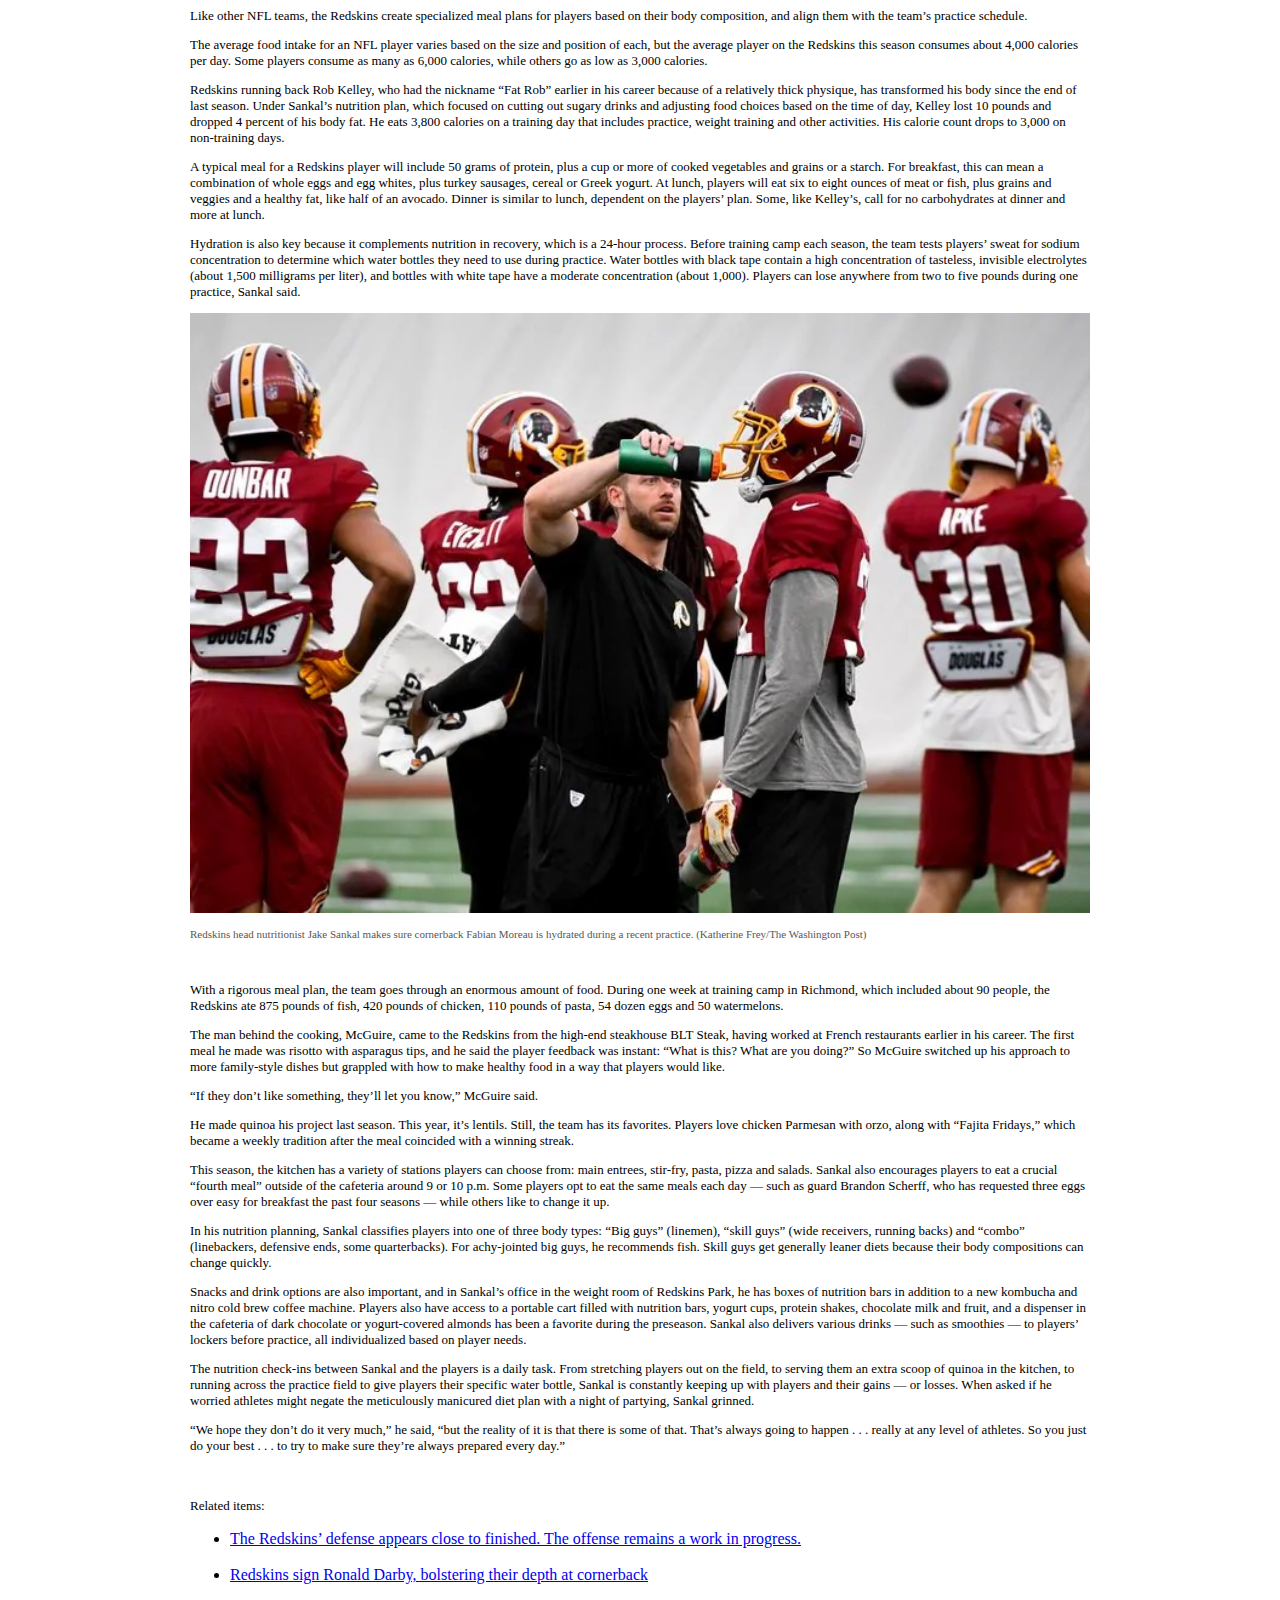
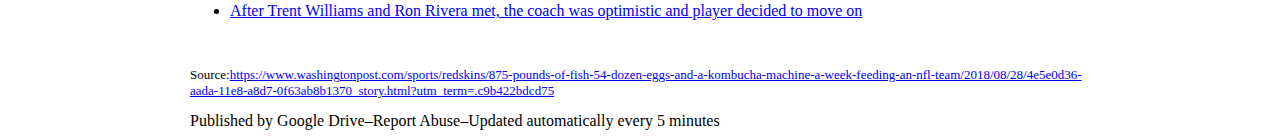
<file: RyanLayout/index.html>
<!DOCTYPE html>
<html lang="en">

  <head>

    <link rel="stylesheet" type="text/css" href="stylesheet.css">

    <title></title>

  </head>

    <body>

      <div id="content">

        <img src="images/joe-banner.png" alt="banner" class="banner">

        <br>
        <br>

        <h1>Up to 6,000 calories a day: How the Redskins eat each week</h1>

        <img src="images/redskins-food-image2.jpg" alt="A cook serves plates of food on a counter">

        <p class="caption">Redskins prep cook Reina Barrera sets out smoked pork chops with quinoa and green beans as a pre-practice lunch. (Katherine Frey/The Washington Post)</p>

        <br>

        <div id="byline">By Sam Fortier and Samantha Pell</div>

        <div id="date">August 28, The Washington Post</div>


        <p>Through the weight room and down a flight of stairs, a cohort of hungry football players trudged into the Redskins Park cafeteria on a Tuesday in late August to the sound of clinking pots and sizzling pans.</p>


        <p>Fresh off a morning walk-through, and just 19 days before their season opener in Arizona, they entered the room filled with 15 large roundtables and 10 wall-mounted televisions. To their left was one of their favorites: a smoothie bar stocked with single-serving bags of frozen fruits, milk options and kale. To the right was a toppings-filled salad bar, next to rows of six different lunch entree options and trays of pizza with thin Greek yogurt crusts.</p>


        <p>Jake Sankal, an assistant strength and conditioning coach for the <a href="https://www.redskins.com/" target="_blank">Washington Redskins</a> who doubles as the team’s director of sports nutrition, an increasingly prevalent position in the NFL, works with chef Connor McGuire to pick out menu options for the week. It’s just one of Sankal’s tasks when it comes to completing his main objective: feeding an entire NFL team while keeping the players in top shape before and throughout the season.</p>


        <p>“What we try to do more than just being the food police is provide them healthy options,” Sankal said. “We focus a ton on quality food here. That’s really the biggest thing we do. And then we try to educate them.”</p>




        <p>Sankal’s job consists of constantly thinking about hydration levels, snacks, proteins, carbohydrates, body composition and meal prep — all of which are part of the dietitian revolution sweeping college and professional football.</p>

        <blockquote>“There’s a certain level of proprietary stuff that they do, but the majority of it is all fundamental good nutrition,” Sankal said.</blockquote>

        <p>In 2007, 13 NCAA institutions and one NFL team — the New England Patriots — had a full-time sports dietitian, said Chelsea Burkart, president of the Collegiate and Professional Sports Dietitians Association. Now 84 colleges and 20 NFL teams, including the Redskins, have one.</p>


        <p>Sankal has seen an increased interest in nutrition from players since he started talking about it as a strength and conditioning intern in the Cleveland Indians’ minor league system in 2010. He talks with players about nutrition strategies and diets they see on Twitter, Instagram or Netflix documentaries, and uses the conversation as an access point to talk about best practices outside nutrition that can help them.</p>


        <p>“There’s a certain level of proprietary stuff that they do, but the majority of it is all fundamental good nutrition,” Sankal said. “I think you’ll see more similarities than not between teams.”</p>


        <p>Like other NFL teams, the Redskins create specialized meal plans for players based on their body composition, and align them with the team’s practice schedule.</p>


        <p>The average food intake for an NFL player varies based on the size and position of each, but the average player on the Redskins this season consumes about 4,000 calories per day. Some players consume as many as 6,000 calories, while others go as low as 3,000 calories.</p>


        <p>Redskins running back Rob Kelley, who had the nickname “Fat Rob” earlier in his career because of a relatively thick physique, has transformed his body since the end of last season. Under Sankal’s nutrition plan, which focused on cutting out sugary drinks and adjusting food choices based on the time of day, Kelley lost 10 pounds and dropped 4 percent of his body fat. He eats 3,800 calories on a training day that includes practice, weight training and other activities. His calorie count drops to 3,000 on non-training days.</p>


        <p>A typical meal for a Redskins player will include 50 grams of protein, plus a cup or more of cooked vegetables and grains or a starch. For breakfast, this can mean a combination of whole eggs and egg whites, plus turkey sausages, cereal or Greek yogurt. At lunch, players will eat six to eight ounces of meat or fish, plus grains and veggies and a healthy fat, like half of an avocado. Dinner is similar to lunch, dependent on the players’ plan. Some, like Kelley’s, call for no carbohydrates at dinner and more at lunch.</p>


        <p>Hydration is also key because it complements nutrition in recovery, which is a 24-hour process. Before training camp each season, the team tests players’ sweat for sodium concentration to determine which water bottles they need to use during practice. Water bottles with black tape contain a high concentration of tasteless, invisible electrolytes (about 1,500 milligrams per liter), and bottles with white tape have a moderate concentration (about 1,000). Players can lose anywhere from two to five pounds during one practice, Sankal said.</p>

        <img src="images/redskins-food-image3.jpg" alt="A trainer squirts water into a player's mouth">

        <p class="caption">Redskins head nutritionist Jake Sankal makes sure cornerback Fabian Moreau is hydrated during a recent practice. (Katherine Frey/The Washington Post)</p>

        <br>

        <p>With a rigorous meal plan, the team goes through an enormous amount of food. During one week at training camp in Richmond, which included about 90 people, the Redskins ate 875 pounds of fish, 420 pounds of chicken, 110 pounds of pasta, 54 dozen eggs and 50 watermelons.</p>


        <p>The man behind the cooking, McGuire, came to the Redskins from the high-end steakhouse BLT Steak, having worked at French restaurants earlier in his career. The first meal he made was risotto with asparagus tips, and he said the player feedback was instant: “What is this? What are you doing?” So McGuire switched up his approach to more family-style dishes but grappled with how to make healthy food in a way that players would like.</p>


        <p>“If they don’t like something, they’ll let you know,” McGuire said.</p>


        <p>He made quinoa his project last season. This year, it’s lentils. Still, the team has its favorites. Players love chicken Parmesan with orzo, along with “Fajita Fridays,” which became a weekly tradition after the meal coincided with a winning streak.</p>


        <p>This season, the kitchen has a variety of stations players can choose from: main entrees, stir-fry, pasta, pizza and salads. Sankal also encourages players to eat a crucial “fourth meal” outside of the cafeteria around 9 or 10 p.m. Some players opt to eat the same meals each day — such as guard Brandon Scherff, who has requested three eggs over easy for breakfast the past four seasons — while others like to change it up.</p>


        <p>In his nutrition planning, Sankal classifies players into one of three body types: “Big guys” (linemen), “skill guys” (wide receivers, running backs) and “combo” (linebackers, defensive ends, some quarterbacks). For achy-jointed big guys, he recommends fish. Skill guys get generally leaner diets because their body compositions can change quickly.</p>


        <p>Snacks and drink options are also important, and in Sankal’s office in the weight room of Redskins Park, he has boxes of nutrition bars in addition to a new kombucha and nitro cold brew coffee machine. Players also have access to a portable cart filled with nutrition bars, yogurt cups, protein shakes, chocolate milk and fruit, and a dispenser in the cafeteria of dark chocolate or yogurt-covered almonds has been a favorite during the preseason. Sankal also delivers various drinks — such as smoothies — to players’ lockers before practice, all individualized based on player needs.</p>


        <p>The nutrition check-ins between Sankal and the players is a daily task. From stretching players out on the field, to serving them an extra scoop of quinoa in the kitchen, to running across the practice field to give players their specific water bottle, Sankal is constantly keeping up with players and their gains — or losses. When asked if he worried athletes might negate the meticulously manicured diet plan with a night of partying, Sankal grinned.</p>


        <p>“We hope they don’t do it very much,” he said, “but the reality of it is that there is some of that. That’s always going to happen . . . really at any level of athletes. So you just do your best . . . to try to make sure they’re always prepared every day.”</p>

        <br>

        <p>Related items:</P>
        <ul>
          <li>
            <a href="https://www.washingtonpost.com/sports/2020/03/30/redskins-defense-appears-close-finished-offense-remains-work-progress/" target="_blank">The Redskins’ defense appears close to finished. The offense remains a work in progress.</a>
          </li>
          <br>
          <li>
            <a href="https://www.washingtonpost.com/sports/2020/03/29/ronald-darby-signs-with-redskins/" target="_blank">Redskins sign Ronald Darby, bolstering their depth at cornerback</a>
          </li>
          <br>
          <li>
            <a href="https://www.washingtonpost.com/sports/2020/03/26/trent-williams-trade-ron-rivera-redskins-surprise/" target="_blank">After Trent Williams and Ron Rivera met, the coach was optimistic and player decided to move on</a>
          </li>
        </ul>

        <br>

        <p>Source:<a href="https://www.washingtonpost.com/sports/redskins/875-pounds-of-fish-54-dozen-eggs-and-a-kombucha-machine-a-week-feeding-an-nfl-team/2018/08/28/4e5e0d36-aada-11e8-a8d7-0f63ab8b1370_story.html?utm_term=.c9b422bdcd75" target="_blank">https://www.washingtonpost.com/sports/redskins/875-pounds-of-fish-54-dozen-eggs-and-a-kombucha-machine-a-week-feeding-an-nfl-team/2018/08/28/4e5e0d36-aada-11e8-a8d7-0f63ab8b1370_story.html?utm_term=.c9b422bdcd75</a></p>


        Published by Google Drive–Report Abuse–Updated automatically every 5 minutes

      </div>
    </body>

</html>
</file>
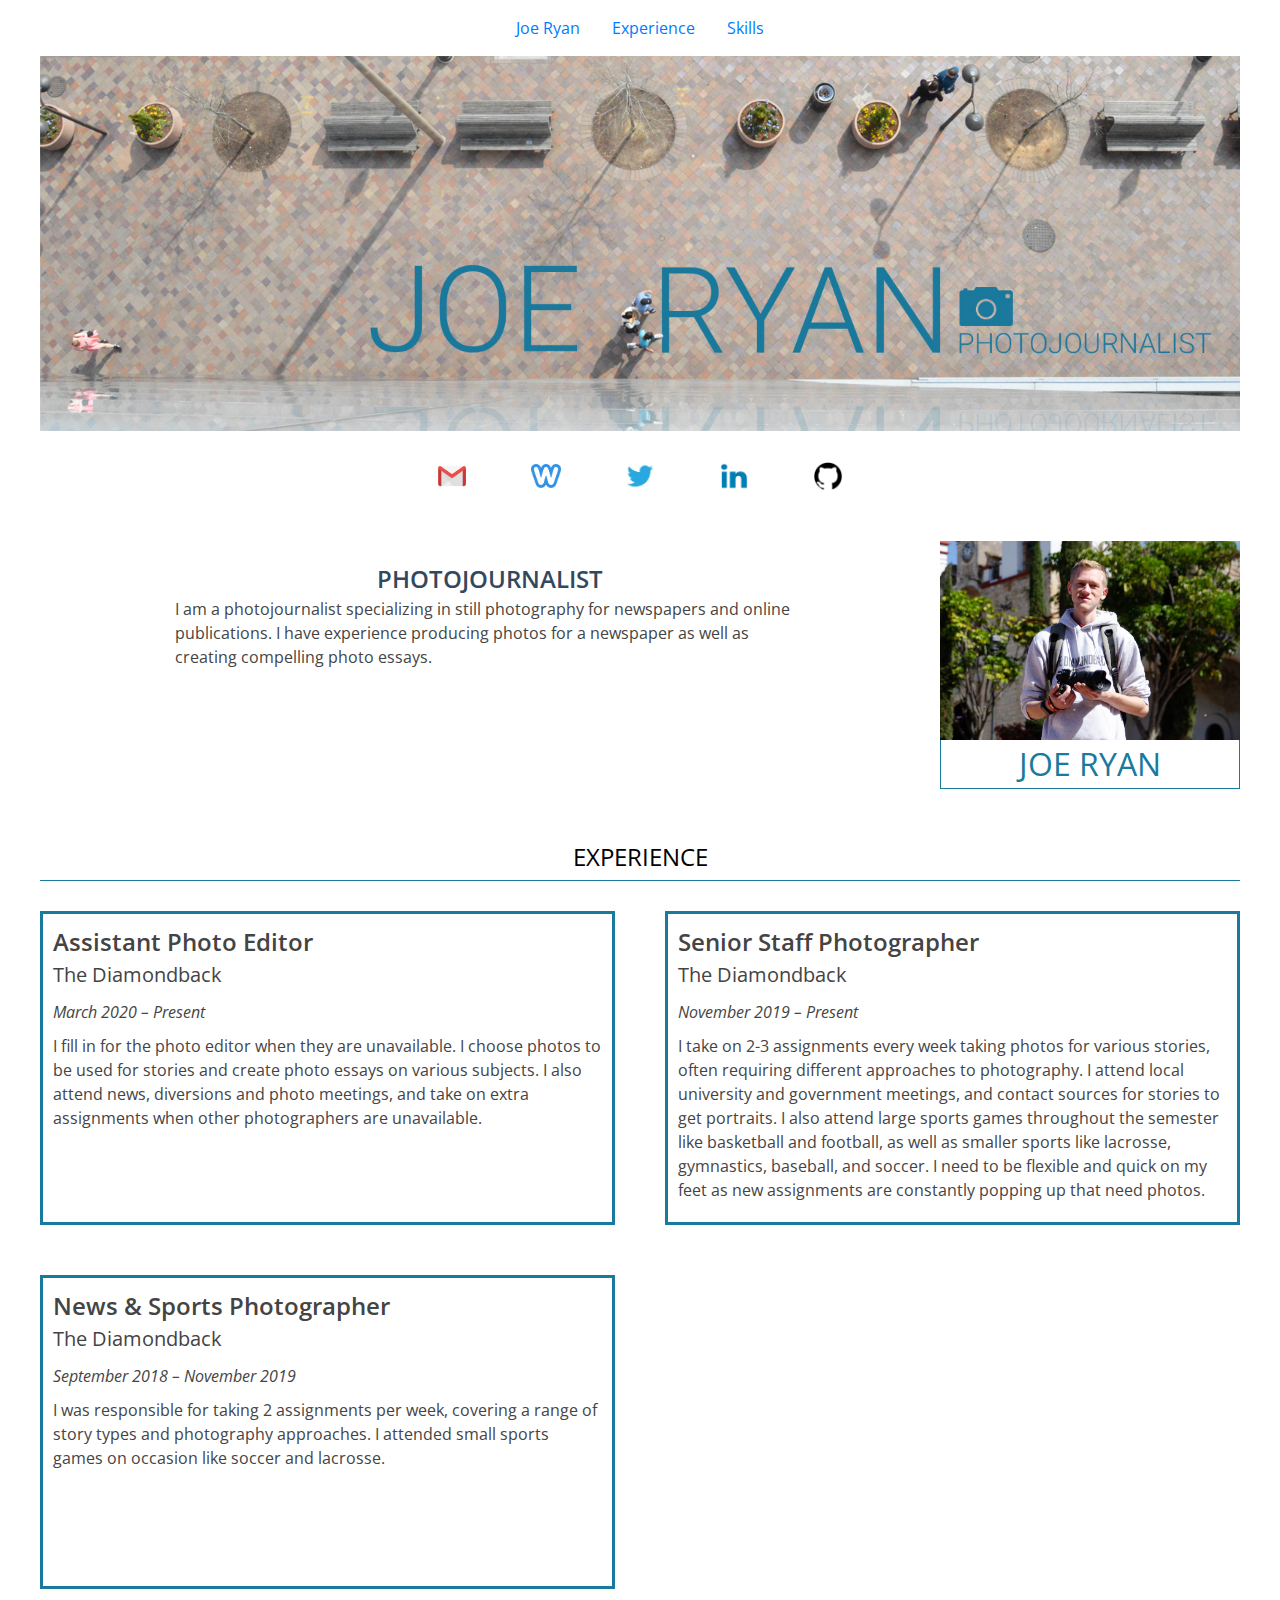
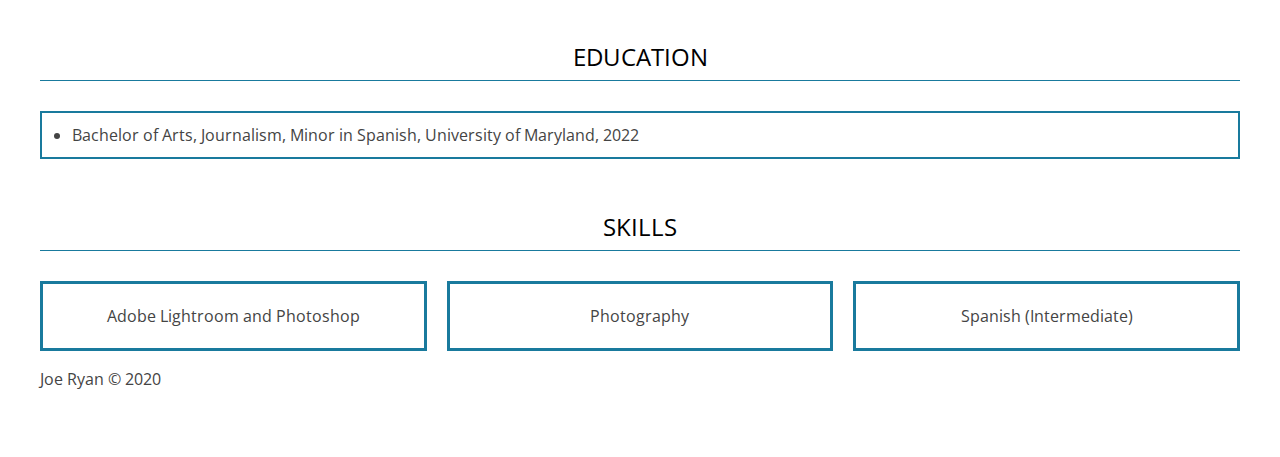
<file: resume-project/joe-ryan-resume.html>
<!doctype html>

<html>

  <head>
    <title>Joe Ryan Resume</title>

    <link rel="stylesheet" href="https://stackpath.bootstrapcdn.com/bootstrap/4.4.1/css/bootstrap.min.css" integrity="sha384-Vkoo8x4CGsO3+Hhxv8T/Q5PaXtkKtu6ug5TOeNV6gBiFeWPGFN9MuhOf23Q9Ifjh" crossorigin="anonymous">

    <link rel="stylesheet" type="text/css" href="style.css">

    <link href="https://fonts.googleapis.com/css?family=Open+Sans:400,600&display=swap" rel="stylesheet">

  </head>

  <body>

<!--I made all of this myself!-->

  <div id="container">

    <div class="navbar">

      <ul class="nav justify-content-center">
        <li class="nav-item">
          <a class="nav-link active" href="#joe-ryan">Joe Ryan</a>
        </li>
        <li class="nav-item">
          <a class="nav-link" href="#experience">Experience</a>
        </li>
        <li class="nav-item">
          <a class="nav-link" href="#skills">Skills</a>
        </li>
      </ul>

    </div>

    <div id="banner">
      <img src="joe-ryan-banner.jpg" alt="Banner" width="100%">
    </div>

    <ul class="menu">
      <li class="menu-item">
        <a href="mailto:jryan1@terpmail.umd.edu"><img src="gmail-logo.png" alt="jryan1@terpmail.umd.edu" width="30px"></a>
      </li>
      <li class="menu-item">
        <a href="https://joeryanphotography.weebly.com/" target="_blank"><img src="weebly-logo.png" alt="Portfolio" width="30px"></a>
      </li>
      <li class="menu-item">
        <a href="https://twitter.com/Joe_Leo_Ryan" target="_blank"><img src="twitter-logo.png" alt="Twitter" width="30px"></a>
      </li>
      <li class="menu-item">
        <a href="https://www.linkedin.com/in/joe-ryan-701059172/" target="_blank"><img src="linkedin-logo.png" alt="LinkedIn" width="30px"></a>
      </li>
      <li class="menu-item">
        <a href="https://github.com/joe-ryan1" target="_blank"><img src="github-logo.png" alt="Github" width="30px"></a>
      </li>
    </ul>

    <div class="grid" id="top-grid">

      <a name="joe-ryan"></a>

      <div id="photo">
        <img src="joe-ryan.jpg" alt="A photo of Joe Ryan" width="300px">

        <div id="name">Joe Ryan</div>
      </div>

    <div id="titledesc">
      <div id="title">PHOTOJOURNALIST</div>

      <p class="top">I am a photojournalist specializing in still photography for newspapers
        and online publications. I have experience producing photos for a newspaper
        as well as creating compelling photo essays.</p>
    </div>

    </div>

      <a name="experience"></a>
      <div class="sectionheader">Experience</div>
      <div class="experience">
      <div class="job">
        <div class="jobtitle">Assistant Photo Editor</div>
        <div class="organization">The Diamondback</div>
        <div class="date">March 2020 – Present</div>
        <p class="description">I fill in for the photo editor when they are unavailable. I choose photos to be used for stories and create photo essays on various subjects. I also attend news, diversions and photo meetings, and take on extra assignments when other photographers are unavailable.</p>
      </div>

      <div class="job">
        <div class="jobtitle">Senior Staff Photographer</div>
        <div class="organization">The Diamondback</div>
        <div class="date">November 2019 – Present</div>
        <p class="description">I take on 2-3 assignments every week taking photos for various stories, often requiring different approaches to photography. I attend local university and government meetings, and contact sources for stories to get portraits. I also attend large sports games throughout the semester like basketball and football, as well as smaller sports like lacrosse, gymnastics, baseball, and soccer. I need to be flexible and quick on my feet as new assignments are constantly popping up that need photos.</p>
      </div>

      <div class="job">
        <div class="jobtitle">News & Sports Photographer</div>
        <div class="organization">The Diamondback</div>
        <div class="date">September 2018 – November 2019</div>
        <p class="description">I was responsible for taking 2 assignments per week, covering a range
          of story types and photography approaches. I attended small sports games
          on occasion like soccer and lacrosse.</p>
        </div>
    </div>

    <div class="sectionheader">Education</div>
      <ul class="degrees">
        <li>Bachelor of Arts, Journalism, Minor in Spanish, University of
          Maryland, 2022</li>
      </ul>

    <a name="skills"></a>
    <div class="sectionheader">Skills</div>
    <div class="skills">
      <p class="skillname">Adobe Lightroom and Photoshop</p>
      <p class="skillname">Photography</p>
      <p class="skillname">Spanish (Intermediate)</p>
    </div>

    <footer>
      <p>Joe Ryan  © 2020</p>
    </footer>

  </div>
  </body>

</html>
</file>
<file: climate-crisis-story/stylesheet.css>
#content {
  margin: 0 auto;
  max-width: 900px;
}

.subhead {
  font-weight: 700;
  font-family: 'Roboto Slab', serif;
  font-size: 24px;
  margin-bottom: 10px;
}

img {
  max-width: 900px;
}

.smallphoto {
  max-width: 700px;
  display: block;
  margin-left: auto;
  margin-right: auto;
}

p {
  font-family: Helvetica, sans-serif;
  font-size: 16px;
}

.byline {
  font-style: italic;
  font-size: 16px;
  font-family: 'Roboto Slab', serif;
}

.caption {
  font-family: Helvetica, sans-serif;
  font-size: 14px;
  font-style: italic;
  margin-bottom: 20px;
  color: #484848;
}

.pullquote {
  font-size: 22px;
  font-family: 'Roboto Slab', sans-serif;
  padding: 20px;
  border: 5px solid red;
  border-style: solid none;
  font-style: italic;
}

.quotecred {
  text-align: right;
}

.splash {
  margin-top: 20px;
}
</file>
<file: midterm/stylesheet.css>
p {
  font-family: Helvetica, Arial, sans-serif;
  font-size: 12px;
}

#content {
  margin: 0 auto;
  width: 900px;
}

#headline {
  font-size: 30px;
  font-family: Georgia, serif;
  margin-top: 20px;
  margin-bottom: 10px;
}

.subhead {
  font-size: 17px;
  font-family: Helvetica, Arial, sans-serif;
  font-weight: 600;
}

#mainsub {
  margin-bottom: 20px;
}

#byline, #date, #publication {
  font-size: 14px;
  font-family: Helvetica, Arial, sans-serif;
}

/* This is the pullquote, which uses a font from Google Fonts and adds some color to the page */
blockquote {
  color: #d6591a;
  background-color: #ebe6ce;
  font-family: 'Roboto Condensed', sans-serif;
  font-size: 25px;
  padding: 20px;
}
</file>
<file: RyanLayout/stylesheet.css>
#content {
  margin: 0 auto;
  width: 900px;
}

#byline {
  font-family: helvetica sans-serif;
  font-size: 14px;
  font-style: italic;
}

#date {
  font-family: helvetica, sans-serif;
  font-size: 14px;
  font-style: italic;
}

p {
  font-family: Georgia, serif;
  font-size: 13px;
}

h1 {
  font-family: Helvetica, sans-serif;
  font-size:
}

img {
  width: 900px;
}

.caption {
  font-size: 11px;
  color: #575757;
}

blockquote {
  font-size: 25px;
  background-color: #DEDEDE;
  padding: 20px;
  font-family: Helvetica, sans-serif;
  font-style: italic;
  color: #A7442F;
  margin: 50px;
}
</file>
<file: resume-project/style.css>
/* styles for my resume */


/* This is ALL of the text */
body {
  font-family: 'Open Sans', Arial, sans-serif;
  font-size: 1em;
  color: #444;
  font-weight: 400;
}

/* This is a containter for styling ALL of the content on the page and making
sure it looks good on the screen */
#container {
  width: 100%;
  max-width: 1200px;
  margin: 0 auto;
  padding-bottom: 50px;
}

#photo {
  grid-row: 1 / span 6;
  grid-column: 2 / span 7;
  width: auto;
  height: auto;
}

/* This is my big name across the top of the page */
#name {
  font-size: 2em;
  color: #197a9d;
  text-transform: uppercase;
  text-align: left;
  font-weight: 400;
  border-bottom: 1px solid #197a9d;
  border-left: 1px solid #197a9d;
  border-right: 1px solid #197a9d;
  width: 300px;
  text-align: center;
  grid-row: 7 / span 2;
  grid-column: 2 / span 7;
}

#title {
  font-weight: 600;
  text-align: center;
  margin-top: 20px;
  color: #33485e;
  font-size: 1.5em;
}

#photo {

}

.grid {
  display: grid;
  grid-template-columns: 1fr / 1fr 1fr;
  width: 100%;
  max-width: 1200px;
}

/* This is the list all of the contact info across the top under my name */
.menu {
  margin-bottom: 20px;
  padding: 30px;
  text-align: center;
}

.menu-item {
  padding: 0px 30px;
}

/* This is targeting just the items in the menu list across the top */
.menu li {
  display: inline;
}

/* This is the header for experience, education, and skills with the blue background */
.sectionheader {
  font-size: 1.5em;
  text-transform: uppercase;
  color: black;
  font-weight: 400;
  margin: 50px 0px 30px 0px;
  text-align: center;
  border-bottom: 1px solid #197a9d;
  padding-bottom: 5px;

}

/* This is the job titles */
.jobtitle {
  font-size: 1.5em;
  font-weight: 600;
}

/* This is the organization/company */
.organization {
  font-weight: 400;
  font-size: 1.25em;
}

/* This is the dates that I worked there */
.date {
  font-weight: 400;
  font-size: 1em;
  font-style: italic;
  margin: 10px 0px;
}

/* This is styling for all of the paragraphs describing the job */
.description {
  margin: 10px 0px;
}

/* This is all of the degrees under "education" */
.degrees {
  margin-top: 5px;
  border: 2px solid #197a9d;
  padding: 10px;
  padding-left: 30px;
}

/* This is the list of my skills */
.do {
  top-margin: 5px;
}

/* This is all of the bullet points, like contacts, education, and skills */
li {
  font-size: 1em;
}

.top {
  width: 70%;
  min-width: 300px;
  margin-bottom: 30px;
  margin: 0 auto;
}

.navbar {
  justify-content: center;
}

.job {
  border: 3px solid #197a9d;
  padding: 10px;
}

.experience {
  display: grid;
  grid-template: 1fr 1fr / 1fr 1fr;
  grid-gap: 50px 50px;
  width: 100%;
  max-width: 1200px;
}

.skills {
  display: grid;
  grid-template: 1fr / 1fr 1fr 1fr;
  width: 100%;
  max-width: 1200px;
  text-align: center;
  grid-gap: 20px;
}

.skillname {
  border: 3px solid #197a9d;
  padding: 20px;
}
</file>
